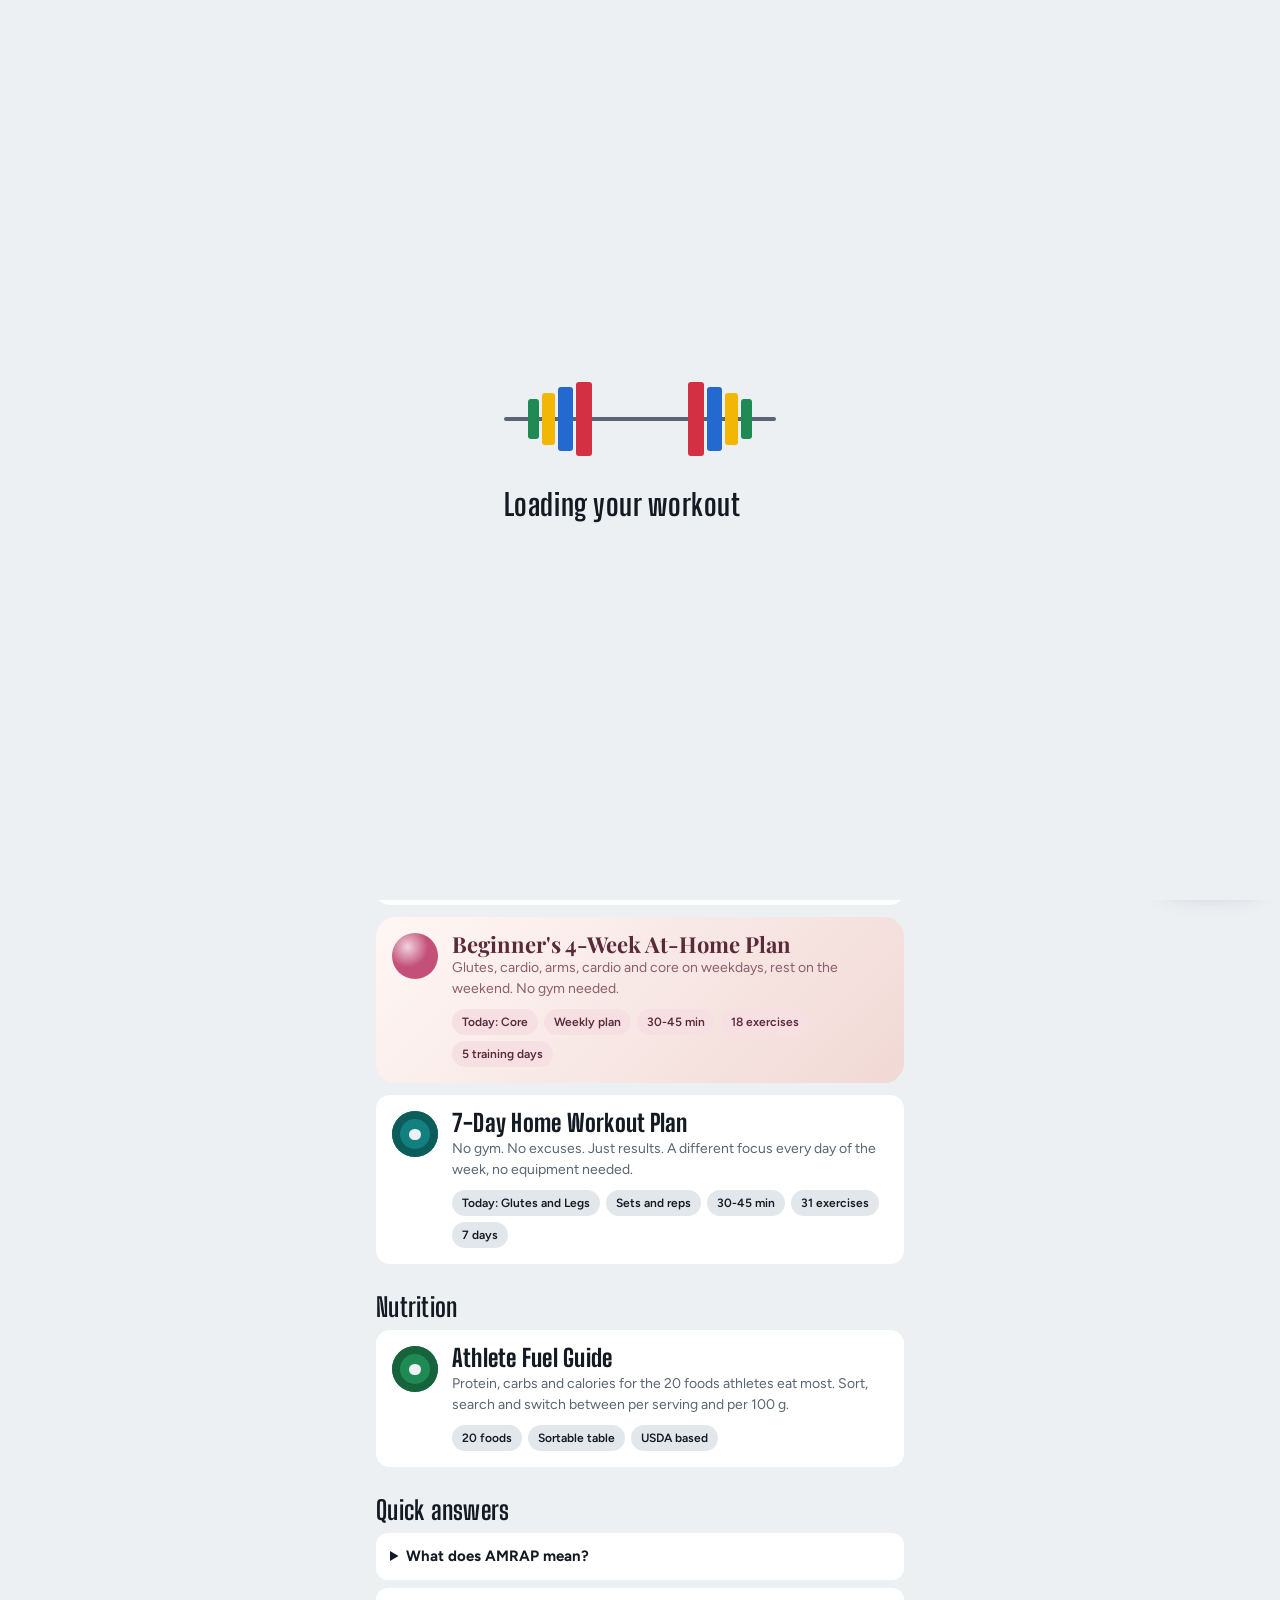
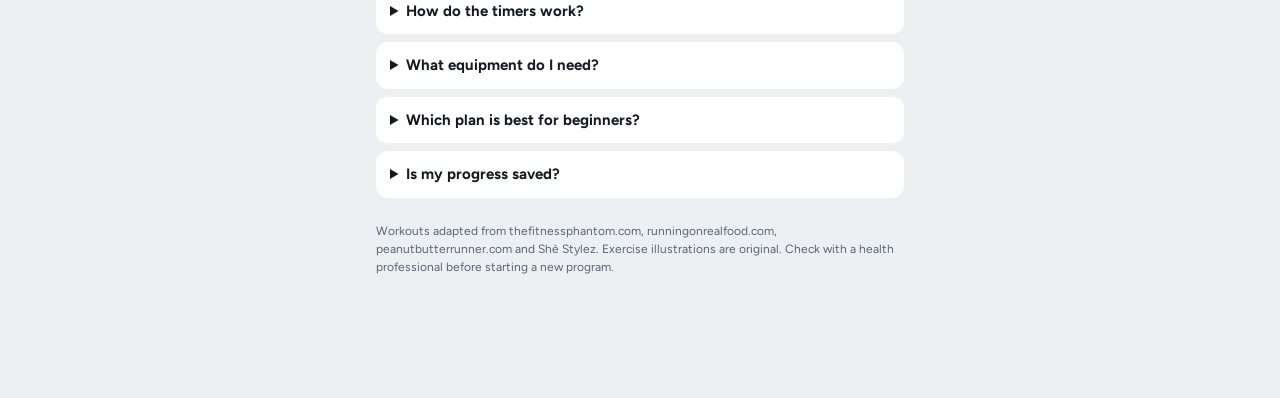
<file: index.html>
<!doctype html>
<html lang="en">
<head>
<meta charset="utf-8">
<meta name="viewport" content="width=device-width, initial-scale=1, viewport-fit=cover, interactive-widget=resizes-content">
<title>FARA GYM Workout Planner</title>
<meta name="description" content="FARA GYM: 5 workout plans with demos, set trackers and timers, an athlete food guide, and an offline Ask AI coach for workout questions.">
<meta name="keywords" content="workout planner, AMRAP workout, 30 minute workout, full body strength workout, 4-3-2-1 workout, beginner at home workout for women, 4 week workout plan, 7 day home workout plan, no equipment workout, workout questions, ask AI fitness coach, glute workout at home, circuit training timer, exercise instructions">
<meta property="og:title" content="FARA GYM Workout Planner">
<meta property="og:description" content="Three ready to run workouts with animated exercise demos, step by step instructions, completion checklists, AMRAP and interval timers.">
<meta property="og:type" content="website">
<link rel="canonical" href="https://fara-gym.vercel.app/">
<meta property="og:url" content="https://fara-gym.vercel.app/">
<meta property="og:image" content="https://fara-gym.vercel.app/icons/icon-512.png">
<meta name="application-name" content="FARA GYM">
<meta name="apple-mobile-web-app-title" content="FARA GYM">
<meta name="apple-mobile-web-app-capable" content="yes">
<meta name="mobile-web-app-capable" content="yes">
<meta name="theme-color" content="#0E1828">
<link rel="apple-touch-icon" sizes="180x180" href="icons/apple-touch-icon.png">
<link rel="icon" type="image/png" sizes="64x64" href="icons/favicon-64.png">
<link rel="icon" type="image/svg+xml" href="icons/icon.svg">
<link rel="manifest" href="manifest.webmanifest">
<script type="application/ld+json">
{
  "@context": "https://schema.org",
  "@graph": [
    {
      "@type": "WebApplication",
      "name": "FARA GYM Workout Planner",
      "applicationCategory": "HealthApplication",
      "operatingSystem": "Any web browser",
      "offers": { "@type": "Offer", "price": "0", "priceCurrency": "CAD" },
      "description": "Workout planner with preset AMRAP, circuit and 4-3-2-1 routines, animated exercise demos, instructions, completion checkboxes and workout timers.",
      "featureList": ["AMRAP countdown timer with round counter", "Guided interval timer with audio cues", "Animated exercise demonstrations", "Step by step exercise instructions", "Completion checklist per exercise", "Rest timers"]
    },
    {
      "@type": "ExercisePlan",
      "name": "AMRAP 30 Muscle Building",
      "exerciseType": "Strength training, AMRAP",
      "activityDuration": "PT30M",
      "activityFrequency": "4 days per week: Monday, Tuesday, Thursday, Saturday",
      "restPeriods": "60 to 90 seconds between rounds"
    },
    {
      "@type": "ExercisePlan",
      "name": "30 Minute Full Body Strength",
      "exerciseType": "Circuit training",
      "activityDuration": "PT30M",
      "repetitions": "3 circuits, 2 rounds each, 60 seconds per exercise",
      "restPeriods": "60 seconds after each round"
    },
    {
      "@type": "ExercisePlan",
      "name": "4-3-2-1 Workout",
      "exerciseType": "Circuit training",
      "activityDuration": "PT23M",
      "repetitions": "2 or 3 rounds of 10 minutes",
      "restPeriods": "1 to 2 minutes between rounds"
    },
    {
      "@type": "ExercisePlan",
      "name": "Beginner's 4-Week At-Home Plan",
      "exerciseType": "Bodyweight strength and cardio",
      "activityDuration": "PT45M",
      "activityFrequency": "5 days per week: glutes, cardio, arms, cardio, core, then 2 rest days",
      "repetitions": "3 rounds on strength days, add a 4th when it gets easy",
      "audience": { "@type": "PeopleAudience", "audienceType": "Beginners training at home" }
    },
    {
      "@type": "ExercisePlan",
      "name": "7-Day Home Workout Plan",
      "exerciseType": "Bodyweight strength, core, cardio and active recovery",
      "activityDuration": "PT45M",
      "activityFrequency": "7 days: upper body, lower body, core, full body circuit, glutes and legs, cardio, active recovery",
      "repetitions": "3 to 4 sets of 10 to 20 reps or 30 to 45 second holds"
    },
    {
      "@type": "FAQPage",
      "mainEntity": [
        { "@type": "Question", "name": "What does AMRAP mean?", "acceptedAnswer": { "@type": "Answer", "text": "AMRAP stands for as many rounds as possible. You repeat the exercise list for a fixed time, here 30 minutes, and count how many full rounds you complete." } },
        { "@type": "Question", "name": "How long are these workouts?", "acceptedAnswer": { "@type": "Answer", "text": "The AMRAP and full body workouts take 30 minutes. The 4-3-2-1 workout takes about 23 minutes for 2 rounds or 35 minutes for 3 rounds, including rest." } },
        { "@type": "Question", "name": "What equipment do I need?", "acceptedAnswer": { "@type": "Answer", "text": "Dumbbells cover most exercises. The AMRAP plan also uses a pull-up bar, dip bars and a cable or resistance band. A kettlebell is used once, and a dumbbell can replace it." } },
        { "@type": "Question", "name": "Which plan is best for beginners?", "acceptedAnswer": { "@type": "Answer", "text": "The Beginner's 4-Week At-Home plan. It uses bodyweight moves, a chair and a wall, with 30 to 45 minute sessions five days a week and two rest days." } },
        { "@type": "Question", "name": "Is my progress saved?", "acceptedAnswer": { "@type": "Answer", "text": "No. Checkboxes, rounds and timers reset when you close or reload the page, so every visit starts fresh." } }
      ]
    }
  ]
}
</script>
<style>
/* Layout: a single phone-width training column. Home lists the plates (workouts); a workout opens into day/circuit tabs with exercise cards; the guided player takes over the screen. */
:root{
  --bg:#EDF0F3; --surface:#FFFFFF; --surface-2:#E2E7EC; --ink:#131A22; --muted:#596574; --line:#CBD3DC; --fig-far:#97A3B0;
  --accent:#F2B705; --accent-ink:#1B1500; --accent-text:#7E5D00;
  --red:#D33143; --blue:#2369D0; --green:#1F8A54; --ok:#1F8A54; --rose:#C4507A; --teal:#11807E;
  --display:"Big Shoulders Display","Arial Narrow",Impact,sans-serif;
  --body:"Figtree",system-ui,-apple-system,"Segoe UI",Roboto,sans-serif;
  --r:14px;
}
@media (prefers-color-scheme: dark){:root:not([data-theme="light"]){
  --bg:#0E1217; --surface:#161C23; --surface-2:#1F2731; --ink:#EDF1F5; --muted:#93A0AD; --line:#2A3440; --fig-far:#566372;
  --accent:#F5C518; --accent-ink:#1B1500; --accent-text:#F5C518;
  --red:#F0566A; --blue:#5B9BF5; --green:#43C182; --ok:#43C182; --rose:#E07A9E; --teal:#33BDB8; color-scheme:dark;
}}
:root[data-theme="dark"]{
  --bg:#0E1217; --surface:#161C23; --surface-2:#1F2731; --ink:#EDF1F5; --muted:#93A0AD; --line:#2A3440; --fig-far:#566372;
  --accent:#F5C518; --accent-ink:#1B1500; --accent-text:#F5C518;
  --red:#F0566A; --blue:#5B9BF5; --green:#43C182; --ok:#43C182; --rose:#E07A9E; --teal:#33BDB8; color-scheme:dark;
}
*{box-sizing:border-box}
[hidden]{display:none!important}
body{background:var(--bg);color:var(--ink);font-family:var(--body);font-size:15px;line-height:1.5;-webkit-font-smoothing:antialiased}
button{font:inherit;color:inherit;cursor:pointer}
button:focus-visible,summary:focus-visible,input:focus-visible+span,a:focus-visible{outline:3px solid var(--accent);outline-offset:2px}
.app{max-width:560px;margin:0 auto;padding-inline:16px;padding-block:12px 110px}
h1,h2,h3{font-family:var(--display);line-height:1.02;margin:0;text-wrap:balance;letter-spacing:.01em}
.num{font-variant-numeric:tabular-nums}
.eyebrow{font-size:12px;font-weight:700;letter-spacing:.12em;text-transform:uppercase;color:var(--muted);margin:0}

/* Loader */
#loader{position:fixed;inset:0;z-index:50;background:var(--bg);display:grid;place-items:center;transition:opacity .35s}
#loader.out{opacity:0;pointer-events:none}
.ld{display:grid;justify-items:center;gap:18px;padding:16px}
.ld svg{width:min(280px,80vw);height:auto}
.ld p{font-family:var(--display);font-size:30px;font-weight:700;margin:0;letter-spacing:.02em}
.ld .bar{stroke:var(--muted);stroke-width:4;stroke-linecap:round}
.ld rect{transform-box:fill-box;transform-origin:center}
.pl1{fill:var(--red)}.pl2{fill:var(--blue)}.pl3{fill:var(--accent)}.pl4{fill:var(--green)}
@keyframes slideL{from{transform:translateX(-90px);opacity:0}to{transform:none;opacity:1}}
@keyframes slideR{from{transform:translateX(90px);opacity:0}to{transform:none;opacity:1}}
.ld .L{animation:slideL .5s cubic-bezier(.2,.8,.2,1) both}.ld .R{animation:slideR .5s cubic-bezier(.2,.8,.2,1) both}
.ld .d1{animation-delay:.15s}.ld .d2{animation-delay:.75s}.ld .d3{animation-delay:1.35s}.ld .d4{animation-delay:1.95s}
.ld .dots::after{content:"";display:inline-block;width:1.2em;text-align:left;animation:dots 1.2s steps(4) infinite}
@keyframes dots{0%{content:""}25%{content:"."}50%{content:".."}75%{content:"..."}}

/* Home */
.top{display:flex;align-items:center;justify-content:space-between;gap:12px;padding-block:6px 14px}
.brand{display:flex;align-items:center;gap:10px}
.brand b{font-family:var(--display);font-size:26px;font-weight:800;letter-spacing:.03em}
.disc{width:28px;height:28px;border-radius:50%;background:var(--plate,var(--accent));box-shadow:inset 0 0 0 5px color-mix(in srgb,var(--plate,var(--accent)) 70%,#000 30%);position:relative;flex:none}
.disc::after{content:"";position:absolute;inset:38%;border-radius:50%;background:var(--bg)}
.date{color:var(--muted);font-weight:600;font-size:13px}
.today{background:var(--ink);color:var(--bg);border-radius:20px;padding:20px;display:grid;gap:12px;margin-bottom:14px;position:relative;overflow:hidden}
.today .eyebrow{color:color-mix(in srgb,var(--bg) 65%,var(--ink))}
.today h2{font-size:38px;font-weight:800}
.today p{margin:0;opacity:.85}
.today .go{justify-self:start}
.today .ring-bg{position:absolute;right:-50px;top:-50px;width:170px;height:170px;border-radius:50%;border:22px solid var(--plate,var(--accent));opacity:.9}
.today .ring-bg::after{content:"";position:absolute;inset:44px;border-radius:50%;border:3px solid var(--bg);opacity:.3}
.btn{display:inline-flex;align-items:center;justify-content:center;gap:8px;border:0;border-radius:999px;padding:12px 20px;font-weight:700;font-size:15px;background:var(--accent);color:var(--accent-ink);min-height:46px}
.btn.ghost{background:transparent;color:var(--ink);box-shadow:inset 0 0 0 1.5px var(--line)}
.btn.small{padding:8px 14px;min-height:38px;font-size:14px}
.week{display:grid;grid-template-columns:repeat(7,1fr);gap:6px;margin-bottom:26px}
.wd{background:var(--surface);border-radius:12px;padding:8px 0 10px;display:grid;justify-items:center;gap:4px;font-size:12px;font-weight:600;color:var(--muted)}
.wd b{font-family:var(--display);font-size:20px;color:var(--ink)}
.wd i{width:8px;height:8px;border-radius:50%;background:transparent}
.wd.on i{background:var(--red)}
.wd.now{box-shadow:inset 0 0 0 2px var(--ink)}
.sec-title{display:flex;align-items:baseline;justify-content:space-between;margin:0 0 10px}
.sec-title h2{font-size:26px}
.lib{display:grid;gap:12px;margin-bottom:30px}
.wcard{display:grid;grid-template-columns:auto 1fr;gap:14px;align-items:start;background:var(--surface);border-radius:var(--r);padding:16px;border:0;text-align:left;width:100%}
.wcard .disc{width:46px;height:46px;box-shadow:inset 0 0 0 8px color-mix(in srgb,var(--plate) 72%,#000 28%)}
.wcard h3{font-size:24px;font-weight:800;margin-bottom:2px}
.wcard p{margin:0;color:var(--muted);font-size:14px}
.chips{display:flex;flex-wrap:wrap;gap:6px;margin-top:10px}
.chip{font-size:12px;font-weight:600;padding:4px 10px;border-radius:999px;background:var(--surface-2);color:var(--ink)}
.faq{display:grid;gap:8px;margin-bottom:24px}
.faq details{background:var(--surface);border-radius:12px;padding:12px 14px}
.faq summary{font-weight:700;cursor:pointer}
.faq p{margin:8px 0 0;color:var(--muted);max-width:65ch}
.credit{font-size:12px;color:var(--muted);max-width:65ch}

/* Workout view */
.bar-top{display:flex;align-items:center;gap:10px;padding-block:4px 12px;position:sticky;top:env(safe-area-inset-top,0px);background:var(--bg);z-index:5}
.icon-btn{width:42px;height:42px;border-radius:50%;border:0;background:var(--surface);display:grid;place-items:center;flex:none}
.icon-btn svg{width:20px;height:20px;stroke:currentColor;fill:none;stroke-width:2.2;stroke-linecap:round;stroke-linejoin:round}
.bar-top .t{font-weight:700;font-size:15px;min-width:0;overflow:hidden;text-overflow:ellipsis;white-space:nowrap}
.hero{display:grid;gap:10px;margin-bottom:16px}
.hero-row{display:flex;gap:14px;align-items:center}
.hero .disc{width:56px;height:56px;box-shadow:inset 0 0 0 10px color-mix(in srgb,var(--plate) 72%,#000 28%)}
.hero h1{font-size:40px;font-weight:800}
.hero p{margin:0;color:var(--muted);max-width:65ch}
.opts{display:grid;gap:10px;background:var(--surface);border-radius:var(--r);padding:14px}
.opt-row{display:flex;align-items:center;justify-content:space-between;gap:10px;flex-wrap:wrap}
.opt-row span{font-weight:600;font-size:14px}
.seg{display:inline-flex;background:var(--surface-2);border-radius:999px;padding:3px}
.seg button{border:0;background:transparent;border-radius:999px;padding:6px 12px;font-weight:700;font-size:13px;color:var(--muted)}
.seg button[aria-pressed="true"]{background:var(--ink);color:var(--bg)}
.tabs{display:flex;gap:8px;overflow-x:auto;padding-bottom:4px;margin-bottom:14px;scrollbar-width:none}
.tabs::-webkit-scrollbar{display:none}
.tab{flex:none;border:0;border-radius:12px;padding:8px 14px;background:var(--surface);font-weight:700;display:grid;text-align:left;line-height:1.2}
.tab small{font-weight:600;color:var(--muted);font-size:11px}
.tab[aria-selected="true"]{background:var(--plate);color:#fff}
.tab[aria-selected="true"] small{color:rgba(255,255,255,.85)}
.sec-head{display:grid;gap:4px;margin-bottom:12px}
.sec-head h2{font-size:30px;font-weight:800}
.sec-head p{margin:0;color:var(--muted);font-size:14px}
.progress{height:8px;border-radius:99px;background:var(--surface-2);overflow:hidden;margin-top:6px}
.progress i{display:block;height:100%;background:var(--plate);border-radius:99px;transition:width .3s}
.prog-label{font-size:12px;color:var(--muted);font-weight:600}

/* AMRAP panel */
.amrap{background:var(--ink);color:var(--bg);border-radius:20px;padding:16px;display:grid;gap:12px;margin-bottom:14px;position:sticky;top:calc(env(safe-area-inset-top,0px) + 58px);z-index:4}
.amrap .clockrow{display:flex;align-items:center;justify-content:space-between;gap:12px}
.amrap .clock{font-family:var(--display);font-weight:800;font-size:64px;line-height:.9;font-variant-numeric:tabular-nums}
.amrap .lbl{font-size:11px;font-weight:700;letter-spacing:.12em;text-transform:uppercase;opacity:.7}
.amrap .rounds{text-align:right}
.amrap .rounds b{font-family:var(--display);font-size:44px;font-weight:800;line-height:.9;display:block}
.amrap .ctrls{display:flex;gap:8px;flex-wrap:wrap;align-items:center}
.amrap .btn.ghost{color:var(--bg);box-shadow:inset 0 0 0 1.5px color-mix(in srgb,var(--bg) 35%,transparent)}
.amrap .rest{display:flex;gap:8px;align-items:center;flex-wrap:wrap;border-top:1px solid color-mix(in srgb,var(--bg) 18%,transparent);padding-top:10px;font-size:13px;font-weight:600}
.amrap .rest .resttime{font-family:var(--display);font-size:28px;font-weight:800;color:var(--accent);margin-left:auto;font-variant-numeric:tabular-nums}
.pm{width:34px;height:34px;border-radius:50%;border:0;background:color-mix(in srgb,var(--bg) 14%,transparent);color:var(--bg);font-weight:800;font-size:18px}
.amrap.resting{box-shadow:0 0 0 3px var(--accent)}

/* Exercise card */
.list{display:grid;gap:10px}
.ex{background:var(--surface);border-radius:var(--r);padding:12px;display:grid;grid-template-columns:108px 1fr;gap:4px 14px;transition:opacity .2s}
.ex-fig{grid-row:span 1;background:var(--surface-2);border-radius:10px;aspect-ratio:1;max-width:100%;display:grid;place-items:center;overflow:hidden}
.ex-fig svg{width:100%;height:100%}
.ex-main{min-width:0;display:grid;gap:2px;align-content:start}
.ex-n{font-size:12px;font-weight:700;color:var(--muted);letter-spacing:.08em}
.ex h3{font-size:23px;font-weight:800}
.ex-target{margin:0;font-weight:700;color:var(--ink);font-size:14px}
.ex-mus{margin:0;color:var(--muted);font-size:13px}
.ex-actions{display:flex;gap:8px;align-items:center;flex-wrap:wrap;margin-top:8px}
.ex-how{grid-column:1/-1;border-top:1px solid var(--line);margin-top:10px;padding-top:8px}
.ex-how summary{font-weight:700;font-size:14px;cursor:pointer;color:var(--accent-text);list-style:none;display:flex;align-items:center;gap:6px}
.ex-how summary::-webkit-details-marker{display:none}
.ex-how summary::before{content:"+";font-size:18px;width:16px}
.ex-how[open] summary::before{content:"-"}
.ex-how ol{margin:8px 0 6px;padding-left:20px;display:grid;gap:4px;max-width:65ch}
.ex-how p{margin:4px 0 0;font-size:13px;color:var(--muted);max-width:65ch}
.ex-how p b{color:var(--ink)}
.ex.done{opacity:.62}
.ex.done h3{text-decoration:line-through;text-decoration-thickness:2px}
.check{display:inline-flex;align-items:center;gap:8px;cursor:pointer;user-select:none;font-weight:700;font-size:14px}
.check input{position:absolute;opacity:0;width:1px;height:1px}
.check span{display:inline-flex;align-items:center;gap:8px}
.check span::before{content:"";width:26px;height:26px;border-radius:8px;box-shadow:inset 0 0 0 2px var(--line);background:var(--surface) center/16px no-repeat;transition:background-color .15s}
.check input:checked+span::before{background-color:var(--ok);box-shadow:none;background-image:url("data:image/svg+xml,%3Csvg xmlns='http://www.w3.org/2000/svg' viewBox='0 0 16 16'%3E%3Cpath d='M3 8.5l3.2 3L13 4.5' fill='none' stroke='white' stroke-width='2.4' stroke-linecap='round' stroke-linejoin='round'/%3E%3C/svg%3E")}
.ctimer{--pct:0;border:0;border-radius:999px;padding:7px 12px 7px 8px;font-weight:700;font-size:14px;display:inline-flex;align-items:center;gap:8px;background:var(--surface-2)}
.ctimer i{width:22px;height:22px;border-radius:50%;background:conic-gradient(var(--plate) calc(var(--pct)*1%),color-mix(in srgb,var(--muted) 30%,transparent) 0);display:block;position:relative}
.ctimer i::after{content:"";position:absolute;inset:4px;border-radius:50%;background:var(--surface-2)}
.ctimer.run{background:var(--ink);color:var(--bg)}
.ctimer.run i::after{background:var(--ink)}
.start-row{display:flex;gap:10px;flex-wrap:wrap;align-items:center}

/* Player */
#player{position:fixed;inset:0;z-index:30;background:var(--bg);overflow-y:auto;padding-top:env(safe-area-inset-top,0px);padding-bottom:env(safe-area-inset-bottom,0px)}
.pl{max-width:560px;margin:0 auto;padding-inline:16px;padding-block:12px 24px;display:grid;gap:12px;min-height:100%}
.pl-top{display:flex;align-items:center;gap:10px}
.pl-top .t{flex:1;min-width:0;font-weight:700;font-size:14px;overflow:hidden;text-overflow:ellipsis;white-space:nowrap}
.pl-bar{height:6px;border-radius:9px;background:var(--surface-2);overflow:hidden}
.pl-bar i{display:block;height:100%;background:var(--plate);transition:width .3s}
.pl-kind{display:inline-block;justify-self:start;font-size:12px;font-weight:800;letter-spacing:.14em;text-transform:uppercase;padding:5px 12px;border-radius:999px;background:var(--plate);color:#fff}
.pl-kind.rest{background:var(--accent);color:var(--accent-ink)}
.pl-kind.ready{background:var(--ink);color:var(--bg)}
.pl-stage{display:grid;grid-template-columns:1fr;gap:12px;justify-items:center;text-align:center}
.pl-fig{width:min(240px,62vw);aspect-ratio:1;max-width:100%;background:var(--surface);border-radius:24px;overflow:hidden}
.pl-fig svg{width:100%;height:100%}
.pl h2{font-size:38px;font-weight:800}
.pl .ctx{margin:0;color:var(--muted);font-weight:600;font-size:14px}
.pl .cue{margin:0;max-width:40ch;font-size:14px}
.ring{position:relative;width:min(200px,55vw);aspect-ratio:1;max-width:100%}
.ring svg{width:100%;height:100%;transform:rotate(-90deg)}
.ring .trk{stroke:var(--surface-2);fill:none;stroke-width:9}
.ring .val{stroke:var(--plate);fill:none;stroke-width:9;stroke-linecap:round;transition:stroke-dashoffset .25s linear}
.ring.rest .val{stroke:var(--accent)}
.ring b{position:absolute;inset:0;display:grid;place-items:center;font-family:var(--display);font-weight:800;font-size:64px;font-variant-numeric:tabular-nums}
.pl-next{margin:0;color:var(--muted);font-size:14px}
.pl-next b{color:var(--ink)}
.pl-ctrl{display:flex;justify-content:center;align-items:center;gap:18px;margin-top:4px}
.pl-ctrl .icon-btn{width:52px;height:52px}
.pl-ctrl .main{width:76px;height:76px;background:var(--ink);color:var(--bg)}
.pl-ctrl .main svg{width:28px;height:28px}
.done-card{display:grid;gap:14px;justify-items:center;text-align:center;padding-block:40px}
.done-card h2{font-size:48px}
.stats{display:flex;gap:10px;flex-wrap:wrap;justify-content:center}
.stat{background:var(--surface);border-radius:14px;padding:12px 18px;display:grid;min-width:110px}
.stat b{font-family:var(--display);font-size:34px;font-weight:800;font-variant-numeric:tabular-nums}
.stat span{font-size:12px;color:var(--muted);font-weight:600}
.toast{position:fixed;left:50%;bottom:calc(82px + env(safe-area-inset-bottom,0px));transform:translateX(-50%);background:var(--ink);color:var(--bg);padding:10px 18px;border-radius:999px;font-weight:700;font-size:14px;z-index:60;max-width:calc(100% - 32px);text-align:center}

/* Figures */
.fig .limb{stroke:var(--ink);stroke-width:3.6;stroke-linecap:round}
.fig .far{stroke:var(--fig-far)}
.fig .head{fill:var(--ink)}
.fig .metal{stroke:var(--muted);stroke-width:2.2;stroke-linecap:round;fill:none}
.fig .metal-f{fill:var(--muted)}
.fig .plate{fill:var(--plate,var(--accent))}
.fig .ground{stroke:var(--line);stroke-width:1.6}
/* Her theme: blush marble, rose, serif display. Scoped to .her (body on the plan screen, its card on home). */
.her{
  --bg:#F6E6E3; --surface:#FFF7F5; --surface-2:#F1D9D5; --ink:#5A2A3A; --muted:#8C5E6B; --line:#E6C3BE; --fig-far:#C9A0A8;
  --accent:#C4507A; --accent-ink:#FFFFFF; --accent-text:#A43A62; --ok:#B8476F; --rose:#C4507A; --glow:#FBD3D9;
  --display:"Playfair Display",Georgia,"Times New Roman",serif; --r:20px;
  --veins:url("data:image/svg+xml,%3Csvg xmlns='http://www.w3.org/2000/svg' width='420' height='640' viewBox='0 0 420 640'%3E%3Cg fill='none' stroke='%23ffffff' stroke-opacity='.8' stroke-width='1.3'%3E%3Cpath d='M-10 80 C80 120 120 60 210 130 S330 210 430 170'/%3E%3Cpath d='M-10 330 C60 300 140 380 220 340 S340 280 430 330' stroke-width='.8'/%3E%3Cpath d='M60 -10 C90 120 40 220 120 320 S170 520 140 650' stroke-width='.7'/%3E%3C/g%3E%3Cpath d='M300 -10 C280 140 360 240 320 380 S260 560 300 650' fill='none' stroke='%23C98B7B' stroke-opacity='.35' stroke-width='1'/%3E%3C/svg%3E");
}
@media (prefers-color-scheme: dark){:root:not([data-theme="light"]) .her{
  --bg:#1D1317; --surface:#2A1B21; --surface-2:#36242C; --ink:#F7E4E8; --muted:#C79CA8; --line:#4B3139; --fig-far:#7A5662;
  --accent:#E88AA5; --accent-ink:#2A0F18; --accent-text:#F0A3B8; --ok:#E07A9E; --rose:#E07A9E; --glow:#3A1F2A;
  --veins:url("data:image/svg+xml,%3Csvg xmlns='http://www.w3.org/2000/svg' width='420' height='640' viewBox='0 0 420 640'%3E%3Cg fill='none' stroke='%23ffffff' stroke-opacity='.06' stroke-width='1.3'%3E%3Cpath d='M-10 80 C80 120 120 60 210 130 S330 210 430 170'/%3E%3Cpath d='M-10 330 C60 300 140 380 220 340 S340 280 430 330'/%3E%3Cpath d='M60 -10 C90 120 40 220 120 320 S170 520 140 650'/%3E%3C/g%3E%3C/svg%3E");
  color-scheme:dark;
}}
:root[data-theme="dark"] .her{
  --bg:#1D1317; --surface:#2A1B21; --surface-2:#36242C; --ink:#F7E4E8; --muted:#C79CA8; --line:#4B3139; --fig-far:#7A5662;
  --accent:#E88AA5; --accent-ink:#2A0F18; --accent-text:#F0A3B8; --ok:#E07A9E; --rose:#E07A9E; --glow:#3A1F2A;
  --veins:url("data:image/svg+xml,%3Csvg xmlns='http://www.w3.org/2000/svg' width='420' height='640' viewBox='0 0 420 640'%3E%3Cg fill='none' stroke='%23ffffff' stroke-opacity='.06' stroke-width='1.3'%3E%3Cpath d='M-10 80 C80 120 120 60 210 130 S330 210 430 170'/%3E%3Cpath d='M-10 330 C60 300 140 380 220 340 S340 280 430 330'/%3E%3Cpath d='M60 -10 C90 120 40 220 120 320 S170 520 140 650'/%3E%3C/g%3E%3C/svg%3E");
  color-scheme:dark;
}
body.her{background-color:var(--bg);background-image:var(--veins),radial-gradient(circle at 12% 6%,var(--glow),transparent 42%),radial-gradient(circle at 92% 62%,var(--glow),transparent 38%);background-size:420px 640px,auto,auto;background-attachment:fixed}
.her h1,.her h2,.her h3{letter-spacing:0;font-weight:700}
.her .hero h1{font-size:34px}
.her .sec-head h2{font-size:34px}
.her .ex h3{font-size:21px}
.her .amrap .clock{font-size:52px}
.her .disc,.wcard.her .disc,.her .hero .disc{box-shadow:none;background:radial-gradient(circle at 34% 30%,rgba(255,255,255,.75),transparent 46%),var(--plate)}
.her .disc::after{display:none}
.her .tab{border-radius:999px;padding-inline:16px}
.her .bar-top{background:color-mix(in srgb,var(--bg) 78%,transparent);-webkit-backdrop-filter:blur(10px);backdrop-filter:blur(10px)}
.her .ex-fig{background:linear-gradient(160deg,var(--surface-2),var(--surface))}
.wcard.her{background:linear-gradient(135deg,var(--surface),var(--surface-2));color:var(--ink)}
.wcard.her h3{font-size:22px}
.wcard.her .chip{background:color-mix(in srgb,var(--rose) 14%,var(--surface))}
.tips{background:var(--surface-2);border-radius:12px;padding:12px 14px}
.tips ul{margin:6px 0 0;padding-left:18px;display:grid;gap:2px;font-weight:600}
.restday{background:var(--surface);border-radius:var(--r);padding:24px;display:grid;gap:10px;justify-items:start}
.restday h3{font-size:30px}
.restday p{margin:0;color:var(--muted);max-width:65ch}
.restday ul{margin:0;padding-left:18px;font-weight:600}
.fig .hair{fill:var(--ink)}
/* Ask AI */
.sr{position:absolute;width:1px;height:1px;overflow:hidden;clip:rect(0 0 0 0)}
.ai-fab{position:fixed;right:16px;bottom:calc(18px + env(safe-area-inset-bottom,0px));z-index:20;display:inline-flex;align-items:center;gap:8px;border:0;border-radius:999px;padding:12px 18px 12px 14px;font-weight:800;font-size:15px;background:var(--ink);color:var(--bg);box-shadow:0 8px 24px rgba(10,18,30,.28)}
.ai-fab svg{width:20px;height:20px;fill:var(--accent)}
.ai{position:fixed;inset:0;z-index:40;background:rgba(8,12,18,.45);display:flex;align-items:flex-end;justify-content:center}
.ai-panel{width:100%;max-width:560px;height:min(86%,720px);background:var(--bg);color:var(--ink);border-radius:22px 22px 0 0;display:flex;flex-direction:column;padding-bottom:env(safe-area-inset-bottom,0px);box-shadow:0 -10px 40px rgba(0,0,0,.25)}
.ai-head{display:flex;align-items:center;gap:12px;padding:16px 16px 12px;border-bottom:1px solid var(--line)}
.ai-head b{display:block;font-family:var(--display);font-size:24px;font-weight:800;line-height:1}
.ai-head small{color:var(--muted);font-weight:600;font-size:12px}
.ai-badge{width:40px;height:40px;border-radius:12px;background:var(--ink);display:grid;place-items:center;flex:none}
.ai-badge svg{width:22px;height:22px;fill:var(--accent)}
.ai-log{flex:1;overflow-y:auto;padding:16px;display:flex;flex-direction:column;gap:10px}
.msg{max-width:88%;border-radius:16px;padding:10px 14px;font-size:15px;line-height:1.5}
.msg p{margin:0}
.msg.me{align-self:flex-end;background:var(--ink);color:var(--bg);border-bottom-right-radius:4px}
.msg.bot{align-self:flex-start;background:var(--surface);border-bottom-left-radius:4px;display:grid;gap:10px;justify-items:start}
.rel{display:flex;flex-wrap:wrap;gap:6px}
.rel span{width:100%;font-size:11px;font-weight:800;letter-spacing:.1em;text-transform:uppercase;color:var(--muted)}
.qchip{border:0;border-radius:999px;padding:7px 12px;font-size:13px;font-weight:600;background:var(--surface-2);text-align:left}
.typing{display:flex;gap:4px;padding:14px}
.typing i{width:7px;height:7px;border-radius:50%;background:var(--muted);animation:blink 1s infinite}
.typing i:nth-child(2){animation-delay:.15s}.typing i:nth-child(3){animation-delay:.3s}
@keyframes blink{0%,80%,100%{opacity:.25}40%{opacity:1}}
.ai-form{display:flex;gap:8px;padding:12px 16px 16px;border-top:1px solid var(--line)}
.ai-form input{flex:1;min-width:0;border:1.5px solid var(--line);background:var(--surface);color:var(--ink);border-radius:999px;padding:10px 16px;font:inherit;font-size:16px}
.ai-form input:focus{outline:none;border-color:var(--accent)}
.ai.kb{align-items:flex-start}
.ai.kb .ai-panel{height:100%;max-height:100%;border-radius:0 0 22px 22px}
@media (max-width:700px){.ai.kb .ai-panel{height:min(100%,58vh)}}
.ai-form{padding-bottom:22px}
.msg .mut{color:var(--muted);font-size:13px}
.msg.bot p b{font-weight:700}
/* Fuel guide */
.wcard.fuel .disc{box-shadow:inset 0 0 0 8px color-mix(in srgb,var(--plate) 72%,#000 28%)}
.f-search input{width:100%;border:1.5px solid var(--line);background:var(--bg);color:var(--ink);border-radius:12px;padding:10px 14px;font:inherit;font-size:16px}
.f-search input:focus{outline:none;border-color:var(--accent)}
.chip.f-cat{border:0;cursor:pointer;padding:6px 12px}
.chip.f-cat.on{background:var(--ink);color:var(--bg)}
.f-wrap{overflow-x:auto;background:var(--surface);border-radius:var(--r)}
.ftable{width:100%;border-collapse:collapse;font-variant-numeric:tabular-nums;font-size:14px}
.ftable th{position:sticky;top:0;background:var(--surface);text-align:left;padding:0;border-bottom:2px solid var(--line)}
.ftable th.num{text-align:right}
.ftable th button{border:0;background:none;padding:12px 10px;font-weight:800;font-size:13px;width:100%;text-align:inherit;display:block;line-height:1.2}
.ftable th button small{display:block;font-weight:600;color:var(--muted);font-size:11px}
.ftable th button[aria-sort="ascending"],.ftable th button[aria-sort="descending"]{color:var(--accent-text)}
.ftable td{padding:10px;border-bottom:1px solid var(--line);vertical-align:top}
.ftable tr:last-child td{border-bottom:0}
.ftable td.num{text-align:right;white-space:nowrap}
.f-name{min-width:130px}
.f-name small{display:block;color:var(--muted);font-size:12px;margin-top:2px}
.f-p i{display:block;height:4px;border-radius:4px;background:var(--green);margin:6px 0 0 auto;max-width:56px}
.f-empty{text-align:center;color:var(--muted);padding:24px}
.logo{width:34px;height:34px;border-radius:9px;flex:none;display:block}
.setrow{display:flex;gap:6px;flex-wrap:wrap;margin-top:8px}
.setp{width:36px;height:36px;border-radius:50%;border:0;background:var(--surface-2);font-weight:800;font-size:14px;font-variant-numeric:tabular-nums;transition:background-color .15s}
.setp.on{background:var(--plate);color:#fff}
@media (prefers-reduced-motion: reduce){.ld .L,.ld .R,.ld .dots::after{animation:none}#loader{transition:none}}
@media (min-width:480px){.ex{grid-template-columns:128px 1fr}}
</style>

<style>@font-face{font-family:'Big Shoulders Display';font-style:normal;font-weight:600;font-display:swap;src:url(fonts/big-shoulders-display-latin-600-normal.woff2) format('woff2')}@font-face{font-family:'Big Shoulders Display';font-style:normal;font-weight:700;font-display:swap;src:url(fonts/big-shoulders-display-latin-700-normal.woff2) format('woff2')}@font-face{font-family:'Big Shoulders Display';font-style:normal;font-weight:800;font-display:swap;src:url(fonts/big-shoulders-display-latin-800-normal.woff2) format('woff2')}@font-face{font-family:'Playfair Display';font-style:normal;font-weight:600;font-display:swap;src:url(fonts/playfair-display-latin-600-normal.woff2) format('woff2')}@font-face{font-family:'Playfair Display';font-style:normal;font-weight:700;font-display:swap;src:url(fonts/playfair-display-latin-700-normal.woff2) format('woff2')}@font-face{font-family:'Playfair Display';font-style:normal;font-weight:800;font-display:swap;src:url(fonts/playfair-display-latin-800-normal.woff2) format('woff2')}@font-face{font-family:'Figtree';font-style:normal;font-weight:400;font-display:swap;src:url(fonts/figtree-latin-400-normal.woff2) format('woff2')}@font-face{font-family:'Figtree';font-style:normal;font-weight:500;font-display:swap;src:url(fonts/figtree-latin-500-normal.woff2) format('woff2')}@font-face{font-family:'Figtree';font-style:normal;font-weight:600;font-display:swap;src:url(fonts/figtree-latin-600-normal.woff2) format('woff2')}@font-face{font-family:'Figtree';font-style:normal;font-weight:700;font-display:swap;src:url(fonts/figtree-latin-700-normal.woff2) format('woff2')}html{-webkit-text-size-adjust:100%}:root{padding-top:env(safe-area-inset-top,0px);padding-bottom:env(safe-area-inset-bottom,0px)}body{margin:0}img{max-width:100%}</style>
</head>
<body>
<div id="loader" role="status" aria-live="polite">
  <div class="ld">
    <svg viewBox="0 0 280 90" aria-hidden="true">
      <line class="bar" x1="6" y1="45" x2="274" y2="45"/>
      <rect class="bar" x="96" y="36" width="0" height="18"/>
      <rect class="L d1 pl1" x="76" y="8" width="16" height="74" rx="3"/>
      <rect class="R d1 pl1" x="188" y="8" width="16" height="74" rx="3"/>
      <rect class="L d2 pl2" x="58" y="13" width="15" height="64" rx="3"/>
      <rect class="R d2 pl2" x="207" y="13" width="15" height="64" rx="3"/>
      <rect class="L d3 pl3" x="42" y="19" width="13" height="52" rx="3"/>
      <rect class="R d3 pl3" x="225" y="19" width="13" height="52" rx="3"/>
      <rect class="L d4 pl4" x="28" y="25" width="11" height="40" rx="3"/>
      <rect class="R d4 pl4" x="241" y="25" width="11" height="40" rx="3"/>
    </svg>
    <p><span class="dots">Loading your workout</span></p>
  </div>
</div>

<main class="app" id="app" aria-live="off"></main>
<div id="player" hidden></div>
<div class="toast" id="toast" hidden></div>
<button class="ai-fab" id="ai-fab" data-act="ai-open" aria-label="Ask AI, offline workout coach"><svg viewBox="0 0 24 24" aria-hidden="true"><path d="M12 2l1.8 5.2L19 9l-5.2 1.8L12 16l-1.8-5.2L5 9l5.2-1.8z"/><path d="M19 15l.9 2.1L22 18l-2.1.9L19 21l-.9-2.1L16 18l2.1-.9z"/></svg>Ask AI</button>
<div id="ai" class="ai" role="dialog" aria-modal="true" aria-labelledby="ai-title" hidden>
  <div class="ai-panel">
    <div class="ai-head"><span class="ai-badge" aria-hidden="true"><svg viewBox="0 0 24 24"><path d="M12 2l1.8 5.2L19 9l-5.2 1.8L12 16l-1.8-5.2L5 9l5.2-1.8z"/></svg></span><div style="min-width:0;flex:1"><b id="ai-title">Ask FARA AI</b><small>Works offline. Exercises, plans, food and 50 FAQs.</small></div><button class="icon-btn" data-act="ai-close" aria-label="Close Ask AI"><svg viewBox="0 0 24 24"><path d="M6 6l12 12M18 6L6 18"/></svg></button></div>
    <div class="ai-log" id="ai-log" aria-live="polite"></div>
    <form class="ai-form" id="ai-form" autocomplete="off"><label for="ai-in" class="sr">Your question</label><input id="ai-in" type="text" placeholder="Ask about sets, rest, soreness, food..." maxlength="200"><button class="btn small" type="submit">Ask</button></form>
  </div>
</div>

<script>
(function(){
"use strict";
var LOGO="[data-uri]";
var reduceMotion=false;try{reduceMotion=matchMedia("(prefers-reduced-motion: reduce)").matches}catch(e){}

/* ---------- Pose helpers: joints h n p k1 f1 k2 f2 e1 w1 e2 w2 (x,y pairs) ---------- */
var J={h:0,n:1,p:2,k1:3,f1:4,k2:5,f2:6,e1:7,w1:8,e2:9,w2:10};
function pose(base,o){var a=base.slice();for(var k in o){a[J[k]*2]=o[k][0];a[J[k]*2+1]=o[k][1];}return a;}
var ST=[60,13,60,24,60,53,61,73,60,93,59,73,58,93,61,38,62,52,59,38,58,52];
var FRONT=[60,13,60,24,60,53,55,73,54,93,65,73,66,93,52,38,50,52,68,38,70,52];
var SQ=[63,35,60,45,44,70,66,72,58,93,64,73,56,93,68,58,69,48,66,58,68,48];
var PLANK=[92,63,82,68,50,78,34,85,18,92,34,85,18,92,83,80,84,92,81,80,82,92];
var PDOWN=pose(PLANK,{h:[93,80],n:[82,83],p:[50,86],k1:[34,89],k2:[34,89],e1:[72,78],e2:[70,78]});
var HB=[88,34,78,40,50,52,54,72,52,93,52,72,50,93,78,55,78,70,76,55,76,70];
var LUNGE=[58,30,58,40,56,66,74,70,76,93,50,88,36,92,59,53,60,66,57,53,56,66];
var LIEB=[18,86,28,88,56,88,70,70,80,93,68,70,78,93,36,90,38,78,34,90,36,78];
var PRESS=pose(ST,{e1:[61,11],w1:[61,-2],e2:[59,11],w2:[59,-2]});
var CURL=pose(ST,{w1:[69,30],w2:[67,30]});
var JUMP=[60,4,60,15,59,44,60,64,58,84,58,64,56,84,57,29,54,43,55,29,52,43];
var SQHANDS=[72,52,66,58,46,70,64,66,54,93,62,66,52,93,72,76,74,92,70,76,72,92];
var SIDEPL=[90,57,80,62,52,76,34,84,16,91,34,82,16,88,80,92,94,92,70,72,56,76];

/* ---------- Exercise library (add new exercises here) ---------- */
var EX={
 pullup:{name:"Pull-Up",muscles:"Lats, upper back, biceps",equip:"Pull-up bar",gear:"pullbar",
  poses:[[60,33,60,42,60,68,57,80,56,92,63,80,64,92,46,28,44,13,74,28,76,13],[60,6,60,16,60,42,56,56,54,68,64,56,66,68,40,18,44,13,80,18,76,13]],
  steps:["Grip the bar slightly wider than your shoulders, palms facing away.","Hang with straight arms, shoulders pulled down away from your ears.","Drive your elbows down and pull until your chin clears the bar.","Lower under control to a full hang before the next rep."],
  tip:"Short of 8 reps? Use a resistance band or do slow lowering reps."},
 goblet:{name:"Goblet Squat",muscles:"Quads, glutes, core",equip:"One dumbbell",gear:"db1v",
  poses:[pose(ST,{e1:[63,40],w1:[66,30],e2:[61,40],w2:[65,30]}),SQ],
  steps:["Hold one dumbbell upright against your chest, elbows tucked.","Stand with feet shoulder width apart, toes turned out slightly.","Sit down between your heels with your chest up until your thighs pass parallel.","Push through your whole foot to stand tall."],
  tip:"Let your elbows track inside your knees at the bottom."},
 pushup:{name:"Push-Up",muscles:"Chest, shoulders, triceps",equip:"None",gear:"",
  poses:[PLANK,PDOWN],
  steps:["Place your hands under your shoulders, body in one straight line from head to heels.","Brace your core and squeeze your glutes.","Lower until your chest is a fist above the floor, elbows about 45 degrees from your body.","Press the floor away to return to the top."],
  tip:"Drop to your knees to finish the set with clean form."},
 curl:{name:"Bicep Curl",muscles:"Biceps, forearms",equip:"Dumbbells",gear:"db2",
  poses:[ST,CURL],
  steps:["Stand tall with dumbbells at your sides, palms facing forward.","Pin your elbows to your ribs.","Curl the weights up to shoulder height without swinging.","Lower slowly, taking about 2 seconds."],
  tip:"If you need to swing, the weight is too heavy."},
 pressdown:{name:"Triceps Pressdown",muscles:"Triceps",equip:"Cable with rope or bar, or a resistance band",gear:"cable",
  poses:[pose(ST,{h:[61,14],n:[60,25],e1:[60,39],w1:[70,36],e2:[58,39],w2:[68,36]}),pose(ST,{h:[61,14],n:[60,25],e1:[60,39],w1:[64,54],e2:[58,39],w2:[62,54]})],
  steps:["Face the cable and grip the attachment, elbows tucked at your sides.","Lean forward slightly and brace your core.","Press down until your arms are fully straight.","Let the handle rise back to chest height while your elbows stay still."],
  tip:"Training at home? Anchor a band high on a door."},
 row:{name:"Dumbbell Row",muscles:"Upper back, lats, rear shoulders",equip:"Dumbbells",gear:"db2",
  poses:[HB,pose(HB,{e1:[64,38],w1:[66,54],e2:[62,38],w2:[64,54]})],
  steps:["Hinge at the hips with a flat back, dumbbells hanging under your shoulders.","Pull the weights toward your hips, driving your elbows back.","Squeeze your shoulder blades together at the top.","Lower with control until your arms are straight."],
  tip:"Keep your neck in line with your spine and your eyes on the floor ahead."},
 lunge:{name:"Lunge",muscles:"Quads, glutes, hamstrings",equip:"None, dumbbells optional",gear:"",
  poses:[ST,LUNGE],
  steps:["Stand tall with feet hip width apart.","Step forward and lower until both knees bend to about 90 degrees.","Keep your front knee over your ankle and your torso upright.","Push off the front foot to return, then switch legs."],
  tip:"Reps are per leg, so finish every rep on both sides."},
 dips:{name:"Bar Dip",muscles:"Chest, triceps, front shoulders",equip:"Parallel dip bars",gear:"dips",
  poses:[[60,14,60,25,59,54,53,68,61,80,52,68,60,80,60,37,61,48,59,37,59,48],[64,30,62,40,57,68,51,82,59,90,50,82,58,90,45,35,61,48,44,36,59,48]],
  steps:["Support yourself on the bars with straight arms.","Lean slightly forward and lower until your upper arms are about parallel to the floor.","Keep your shoulders down, away from your ears.","Press back up to straight arms."],
  tip:"Use a band or do bench dips if full dips are too hard for now."},
 pushpress:{name:"Push Press",muscles:"Shoulders, triceps, legs",equip:"Dumbbells",gear:"db2",
  poses:[pose(ST,{e1:[67,36],w1:[66,24],e2:[65,36],w2:[64,24]}),[60,20,60,31,59,60,66,76,60,93,64,76,58,93,67,43,66,31,65,43,64,31],PRESS],
  steps:["Hold the dumbbells at shoulder height, palms facing in.","Dip a few inches by bending your knees, torso upright.","Drive up through your legs and press the weights overhead.","Lower back to your shoulders with control."],
  tip:"Your legs start the press and your arms finish it."},
 lateral:{name:"Lateral Raise",muscles:"Side shoulders",equip:"Light dumbbells",gear:"db2",
  poses:[FRONT,pose(FRONT,{e1:[46,27],w1:[33,26],e2:[74,27],w2:[87,26]})],
  steps:["Stand tall with dumbbells at your sides and a slight bend in your elbows.","Raise your arms out to the sides up to shoulder height.","Pause for a moment at the top.","Lower slowly over 2 to 3 seconds."],
  tip:"Go light. This move is about control, not load."},
 jumpsquat:{name:"Jump Squat",muscles:"Quads, glutes, calves",equip:"None",gear:"",
  poses:[ST,pose(SQ,{e1:[70,54],w1:[80,50],e2:[68,54],w2:[78,50]}),JUMP],
  steps:["Stand with feet shoulder width apart and lower into a squat.","Swing your arms and jump explosively.","Land softly on the balls of your feet with bent knees.","Flow straight into the next squat."],
  tip:"Switch to regular squats if your knees need a break."},
 revlunge:{name:"Reverse Lunge",muscles:"Glutes, quads, hamstrings",equip:"None",gear:"",
  poses:[ST,LUNGE],
  steps:["Stand tall, then step one foot straight back.","Lower until your back knee nearly touches the floor.","Keep your weight in your front heel.","Drive through the front foot to stand, then alternate legs."],
  tip:"Stepping back is easier on the knees than stepping forward."},
 plank:{name:"High Plank",muscles:"Core, shoulders",equip:"None",gear:"",
  poses:[PLANK,pose(PLANK,{p:[50,76],k1:[34,84],k2:[34,84]})],
  steps:["Place your hands under your shoulders with straight arms.","Make one straight line from head to heels.","Brace your abs and squeeze your glutes.","Breathe steadily and hold for the full time."],
  tip:"Do not let your hips sag or pike up."},
 squatcurlpress:{name:"Squat, Curl and Press",muscles:"Legs, biceps, shoulders",equip:"Dumbbells",gear:"db2",
  poses:[pose(SQ,{e1:[62,60],w1:[64,72],e2:[60,60],w2:[62,72]}),ST,CURL,PRESS],
  steps:["Hold dumbbells at your sides and squat down.","Stand up, then curl the weights to your shoulders.","Press the dumbbells overhead until your arms are straight.","Lower them to your sides and start the next rep."],
  tip:"Pick a weight you can press overhead; the press is the weak link."},
 kbpull:{name:"Kettlebell High Pull",muscles:"Upper back, shoulders, glutes, hamstrings",equip:"Kettlebell or one dumbbell",gear:"kb",
  poses:[[80,40,72,46,50,56,58,72,54,93,56,72,52,93,70,60,67,74,68,60,65,74],pose(ST,{e1:[50,24],w1:[64,28],e2:[48,24],w2:[62,28]})],
  steps:["Hold the kettlebell with both hands between your feet, hips hinged back.","Drive your hips forward explosively.","Let that momentum lift the bell as you pull your elbows high and wide.","Lower back down and hinge into the next rep."],
  tip:"The power comes from your hips, not your arms."},
 sideplank:{name:"Side Plank",muscles:"Obliques, core, shoulders",equip:"None",gear:"",
  poses:[SIDEPL,pose(SIDEPL,{p:[52,72],k1:[34,82],k2:[34,80],e2:[70,69],w2:[56,72]})],
  steps:["Lie on your side with your elbow under your shoulder.","Stack your feet and lift your hips off the floor.","Hold a straight line from head to feet.","Switch sides at the halfway beep."],
  tip:"Drop your bottom knee to the floor for an easier version."},
 deadlift:{name:"Dumbbell Deadlift",muscles:"Hamstrings, glutes, lower back",equip:"Dumbbells",gear:"db2",
  poses:[[86,42,76,46,50,52,58,72,54,93,56,72,52,93,76,62,76,76,74,62,74,76],pose(ST,{w1:[62,54],w2:[60,54]})],
  steps:["Stand with the dumbbells in front of your thighs.","Push your hips back with soft knees, sliding the weights down your legs.","Stop when you feel a stretch in your hamstrings, back flat.","Drive your hips forward to stand tall."],
  tip:"Keep the dumbbells close to your legs the whole time."},
 vups:{name:"V-Up",muscles:"Abs, hip flexors",equip:"None",gear:"",
  poses:[[16,86,26,88,56,88,76,88,96,88,76,88,96,88,14,86,2,86,14,88,2,88],[36,56,40,66,56,88,70,70,84,52,70,70,84,52,56,58,72,50,54,58,70,50]],
  steps:["Lie flat with your arms overhead and legs straight.","Lift your legs and torso at the same time.","Reach your hands toward your toes, balancing on your hips.","Lower back down slowly."],
  tip:"Bend your knees into tuck ups to make it easier."},
 superman:{name:"Superman",muscles:"Lower back, glutes, upper back",equip:"None",gear:"",
  poses:[[96,84,86,88,56,88,36,88,16,88,36,88,16,88,98,90,110,90,98,90,110,90],[98,77,86,84,56,88,36,84,18,79,36,84,18,79,100,80,112,74,100,80,112,74]],
  steps:["Lie face down with your arms straight out in front.","Lift your arms, chest and legs a few inches off the floor.","Hold for 1 to 2 seconds, squeezing your back and glutes.","Lower with control and repeat."],
  tip:"Keep your neck neutral with your eyes toward the floor."},
 thruster:{name:"Dumbbell Thruster",muscles:"Legs, shoulders, triceps",equip:"Dumbbells",gear:"db2",
  poses:[pose(SQ,{e1:[70,52],w1:[68,42],e2:[68,52],w2:[66,42]}),PRESS],
  steps:["Hold the dumbbells at your shoulders.","Squat down until your thighs reach parallel.","Drive up and use that momentum to press the weights overhead.","Bring the dumbbells back to your shoulders as you sink into the next squat."],
  tip:"Make it one smooth motion, no pause at the top of the squat."},
 renegade:{name:"Renegade Row with Push-Up",muscles:"Back, chest, core",equip:"Dumbbells",gear:"db2",
  poses:[PLANK,PDOWN,PLANK,pose(PLANK,{e1:[70,66],w1:[78,78]})],
  steps:["Get into a high plank with your hands on the dumbbells, feet wide.","Do one push-up.","Row one dumbbell to your hip, then the other.","Keep your hips square to the floor the whole time."],
  tip:"Wider feet make it easier to stay stable."},
 lungecurl:{name:"Lunge to Bicep Curl",muscles:"Legs, biceps",equip:"Dumbbells",gear:"db2",
  poses:[ST,LUNGE,pose(LUNGE,{w1:[67,45],w2:[65,45]}),LUNGE],
  steps:["Hold the dumbbells at your sides.","Step into a lunge.","At the bottom, curl the dumbbells to your shoulders and lower them.","Stand up and repeat. Switch legs at the halfway beep."],
  tip:"Keep your torso tall during the curl."},
 bridgepress:{name:"Hip Bridge with Chest Press",muscles:"Glutes, chest, triceps",equip:"Dumbbells",gear:"db2",
  poses:[LIEB,pose(LIEB,{p:[56,72],k1:[72,66],k2:[70,66],e1:[34,74],w1:[34,58],e2:[32,74],w2:[32,58]})],
  steps:["Lie on your back with knees bent, feet flat, dumbbells at your chest.","Lift your hips into a bridge and hold them up.","Press the dumbbells straight up over your chest.","Lower the weights while your hips stay up, then repeat."],
  tip:"Squeeze your glutes hard to keep the hips level."},
 sldl:{name:"Single Leg Deadlift",muscles:"Hamstrings, glutes, balance",equip:"One or two dumbbells",gear:"db2",
  poses:[pose(ST,{k2:[62,70],f2:[56,86]}),[90,44,80,46,52,52,56,72,54,93,36,51,18,50,80,60,80,74,78,60,78,74]],
  steps:["Stand on one leg with a soft knee.","Hinge forward while your free leg reaches straight back.","Lower until your torso is close to parallel with the floor.","Return to standing with control. Switch legs at the halfway beep."],
  tip:"Keep your hips level and pointing at the floor."},
 kickback:{name:"Tricep Kickback",muscles:"Triceps",equip:"Dumbbells",gear:"db2",
  poses:[[86,34,78,40,50,54,54,72,52,93,52,72,50,93,64,46,66,60,62,46,64,60],[86,34,78,40,50,54,54,72,52,93,52,72,50,93,64,46,50,52,62,46,48,52]],
  steps:["Hinge forward with a flat back.","Lift your upper arm in line with your torso, elbow bent at 90 degrees.","Straighten your arm behind you and squeeze the triceps.","Bend back to 90 degrees. Only the forearm moves. Switch arms at the halfway beep."],
  tip:"Keep the upper arm still; a lighter weight works better."},
 latlunge:{name:"Lateral Lunge",muscles:"Inner thighs, glutes, quads",equip:"None",gear:"",
  poses:[pose(FRONT,{e1:[54,40],w1:[60,34],e2:[66,40],w2:[60,34]}),[72,27,71,38,66,64,82,74,86,93,52,78,38,93,63,50,69,44,79,50,73,44]],
  steps:["Stand with your feet together.","Take a big step out to the side.","Sit your hips back and bend the stepping knee, other leg straight.","Push back to the start. Switch sides at the halfway beep."],
  tip:"Keep both feet flat and pointing forward."},
 lcrunch:{name:"Dumbbell L-Crunch",muscles:"Abs",equip:"One dumbbell",gear:"db1",
  poses:[[18,86,28,88,56,88,58,68,60,48,57,68,59,48,30,76,34,64,29,76,33,64],[26,76,34,81,56,88,58,68,60,48,57,68,59,48,44,66,54,54,43,66,53,54]],
  steps:["Lie on your back with your legs straight up toward the ceiling.","Hold one dumbbell with both hands above your chest.","Crunch up, reaching the dumbbell toward your feet.","Lower your shoulders slowly and repeat."],
  tip:"Press your lower back into the floor throughout."},
 burpee:{name:"Burpee",muscles:"Full body, conditioning",equip:"None",gear:"",
  poses:[ST,SQHANDS,PLANK,SQHANDS,[60,4,60,15,59,44,60,64,58,84,58,64,56,84,62,4,64,-6,58,4,60,-6]],
  steps:["From standing, squat down and place your hands on the floor.","Jump or step your feet back into a plank.","Jump your feet back in toward your hands.","Explode up into a jump with your arms overhead."],
  tip:"Step back instead of jumping to keep moving for the full minute."}
};

/* ---------- Beginner at-home exercises ---------- */
var LIEF=[18,86,28,88,56,88,70,70,80,93,68,70,78,93,40,92,52,92,38,92,50,92];
var TABLE=[86,56,78,60,50,62,50,90,32,92,50,90,32,92,78,76,78,92,76,76,76,92];
var WALKA=[60,13,60,24,60,53,65,73,68,93,56,73,50,93,57,38,53,50,63,38,67,50];
var WALKB=[60,13,60,24,60,53,56,73,50,93,65,73,68,93,63,38,67,50,57,38,53,50];
var WFA=[60,14,61,25,60,53,68,72,74,92,55,73,46,92,54,37,48,46,67,37,73,29];
var WFB=[60,14,61,25,60,53,55,73,46,92,68,72,74,92,67,37,73,29,54,37,48,46];
var RT=[40,54,44,64,54,88,72,72,86,84,70,72,84,82,52,72,60,66,50,72,58,66];
var DB0=[18,86,28,88,56,88,58,68,74,68,58,68,74,68,29,76,29,62,27,76,27,62];
var HKA=pose(ST,{h:[60,11],n:[60,22],p:[60,51],k1:[77,48],f1:[73,66],e1:[54,35],w1:[50,47],e2:[67,35],w2:[72,25]});
var HKB=pose(ST,{h:[60,11],n:[60,22],p:[60,51],k2:[77,48],f2:[73,66],e2:[54,35],w2:[50,47],e1:[67,35],w1:[72,25]});
var ACW1=[[34,22],[38,26],[34,30],[30,26]],ACW2=[[86,22],[82,26],[86,30],[90,26]];
EX.glutebridge={name:"Glute Bridge",muscles:"Glutes, hamstrings, core",equip:"Mat",gear:"",
 poses:[LIEF,pose(LIEF,{p:[52,74],k1:[72,66],k2:[70,66]})],
 steps:["Lie on your back with knees bent and feet flat, hip width apart.","Rest your arms by your sides, palms down.","Squeeze your glutes and lift your hips until your body forms a line from shoulders to knees.","Hold for a second at the top, then lower slowly."],
 tip:"Push through your heels, not your toes."};
EX.bwsquat={name:"Squat",muscles:"Quads, glutes, core",equip:"None",gear:"",
 poses:[ST,pose(SQ,{e1:[72,52],w1:[84,50],e2:[70,52],w2:[82,50]})],
 steps:["Stand with feet shoulder width apart, toes turned out slightly.","Reach your arms forward for balance.","Sit your hips back and down as if onto a chair, chest up.","Press through your heels to stand tall."],
 tip:"Squat to a chair behind you until you feel confident."};
EX.donkeykick={name:"Donkey Kick",muscles:"Glutes",equip:"Mat",gear:"",
 poses:[TABLE,pose(TABLE,{k1:[32,60],f1:[30,42]})],
 steps:["Start on hands and knees, hands under shoulders and knees under hips.","Keep one knee bent at 90 degrees.","Press that foot up toward the ceiling until your thigh is level with your back.","Lower with control. Finish all reps, then switch legs."],
 tip:"Keep your lower back flat; do not arch to lift higher."};
EX.firehydrant={name:"Fire Hydrant",muscles:"Outer glutes, hips",equip:"Mat",gear:"",
 poses:[TABLE,pose(TABLE,{k1:[46,68],f1:[30,72]})],
 steps:["Start on hands and knees with a flat back.","Keeping the knee bent, lift one leg out to the side.","Raise it until your thigh is about level with your hip.","Lower slowly. Finish all reps, then switch sides."],
 tip:"Keep your hips square; only the working leg moves."};
EX.briskwalk={name:"Brisk Walk",muscles:"Heart, legs",equip:"Comfortable shoes",gear:"",
 poses:[WALKA,WALKB],
 steps:["Walk at a pace where you can talk but not sing.","Stand tall with your eyes forward and shoulders relaxed.","Swing your arms naturally from the shoulders.","Land on your heel and roll through to your toes."],
 tip:"No space outside? March briskly in place or around your home."};
EX.dance={name:"Dance Workout",muscles:"Heart, full body",equip:"Music you love",gear:"",
 poses:[pose(FRONT,{e1:[49,30],w1:[46,17],e2:[70,40],w2:[76,50],k1:[52,72],f1:[48,93]}),pose(FRONT,{h:[63,13],n:[62,24],p:[61,53],e2:[73,30],w2:[76,17],e1:[52,40],w1:[45,50],k2:[69,72],f2:[73,93]})],
 steps:["Put on upbeat music.","Start with simple steps, like a step touch side to side.","Add arm moves once your feet feel comfortable.","Keep moving the whole time and stay light on your feet."],
 tip:"Follow any beginner dance video if you want guidance."};
EX.intervalwalk={name:"Interval Walk",muscles:"Heart, legs",equip:"Comfortable shoes",gear:"",
 poses:[WFA,WFB],
 steps:["Start walking at an easy pace.","Alternate 1 minute easy with 1 minute as fast as you can walk.","On fast minutes, take quicker steps and pump your arms.","The timer beeps and tells you when to change pace."],
 tip:"Fast should feel hard to talk through; easy should let you catch your breath."};
EX.wallpushup={name:"Wall Push-Up",muscles:"Chest, shoulders, triceps",equip:"A clear wall",gear:"wall",
 poses:[[76,22,71,32,58,58,49,75,40,93,49,75,40,93,84,35,97,34,84,35,97,34],[86,27,80,36,63,60,52,77,40,93,52,77,40,93,86,46,97,34,86,46,97,34]],
 steps:["Stand an arm's length from a wall with your hands on it at shoulder height.","Step your feet back slightly so your body leans in one straight line.","Bend your elbows and bring your chest toward the wall.","Push back to straight arms."],
 tip:"Step farther from the wall to make it harder."};
EX.chairdip={name:"Chair Tricep Dip",muscles:"Triceps, shoulders",equip:"A sturdy chair",gear:"chair",
 poses:[[51,21,48,32,50,61,68,70,74,93,67,70,73,93,48,46,47,60,48,46,47,60],[53,35,50,46,51,75,69,80,75,93,68,80,74,93,38,50,47,60,38,50,47,60]],
 steps:["Sit on the edge of a sturdy chair with your hands gripping the edge beside your hips.","Slide your hips forward off the seat, knees bent and feet flat.","Bend your elbows straight back to lower your hips toward the floor.","Press through your palms to straighten your arms."],
 tip:"Push the chair against a wall so it cannot slide."};
EX.armcircles={name:"Arm Circles",muscles:"Shoulders, upper back",equip:"None",gear:"",
 poses:[0,1,2,3].map(function(i){return pose(FRONT,{e1:[47,25],w1:ACW1[i],e2:[73,25],w2:ACW2[i]})}),
 steps:["Stand tall with feet hip width apart.","Raise your arms straight out to the sides at shoulder height.","Make small circles forward, keeping your arms straight.","Reverse direction at the halfway beep."],
 tip:"Make the circles bigger to make it harder."};
EX.shouldertaps={name:"Plank Shoulder Tap",muscles:"Core, shoulders",equip:"Mat",gear:"",
 poses:[PLANK,pose(PLANK,{e1:[74,80],w1:[80,72]}),PLANK,pose(PLANK,{e2:[74,80],w2:[80,72]})],
 steps:["Start in a high plank, hands under shoulders and feet wide.","Lift one hand and tap the opposite shoulder.","Place it back down and tap with the other hand.","Keep your hips as still as possible."],
 tip:"Drop to your knees for more stability."};
EX.russiantwist={name:"Russian Twist",muscles:"Obliques, abs",equip:"Mat",gear:"",
 poses:[RT,pose(RT,{e1:[50,76],w1:[44,86],e2:[48,76],w2:[42,86]})],
 steps:["Sit with knees bent and heels down, leaning back slightly with a straight back.","Clasp your hands in front of your chest.","Rotate your torso to bring your hands beside one hip, then the other.","Each side counts as one rep."],
 tip:"Lift your feet off the floor once this feels easy."};
EX.kneeelbow={name:"Knee to Elbow",muscles:"Obliques, abs, hip flexors",equip:"None",gear:"",
 poses:[pose(ST,{e1:[70,22],w1:[63,14],e2:[50,22],w2:[57,14]}),[65,17,62,28,60,53,78,50,74,68,59,73,58,93,70,40,63,24,50,22,57,14]],
 steps:["Stand tall with your hands lightly behind your head.","Lift one knee up and across your body.","Bring the opposite elbow down to meet it, crunching your side.","Return and switch sides each rep."],
 tip:"Move with control rather than speed."};
EX.mountainclimber={name:"Mountain Climbers",muscles:"Core, shoulders, heart",equip:"Mat",gear:"",
 poses:[pose(PLANK,{k1:[64,78],f1:[52,90]}),pose(PLANK,{k2:[64,78],f2:[52,90]})],
 steps:["Start in a high plank with your hands under your shoulders.","Drive one knee toward your chest.","Switch legs quickly, like running in place.","Keep your hips level and your core tight."],
 tip:"Step instead of hop if you need to slow down."};
EX.deadbug={name:"Dead Bug",muscles:"Deep core, abs",equip:"Mat",gear:"",
 poses:[DB0,pose(DB0,{e1:[17,82],w1:[5,84],k2:[74,82],f2:[92,86]}),DB0,pose(DB0,{e2:[17,82],w2:[5,84],k1:[74,82],f1:[92,86]})],
 steps:["Lie on your back with arms pointing up and knees bent at 90 degrees over your hips.","Press your lower back gently into the floor.","Slowly lower one arm overhead and straighten the opposite leg.","Return to the start and switch sides."],
 tip:"Only lower as far as you can keep your back flat."};
EX.highknee={name:"High Knees",muscles:"Heart, hip flexors, core",equip:"None",gear:"",
 poses:[HKA,HKB],
 steps:["Stand tall with feet hip width apart.","Run in place, driving your knees up toward hip height.","Pump your arms in rhythm with your legs.","Land softly on the balls of your feet."],
 tip:"March with high knees for a low impact version."};

/* ---------- 7-Day Home Workout exercises ---------- */
function mirror(p){var a=p.slice();for(var i=0;i<a.length;i+=2)a[i]=120-a[i];return a;}
function lift(p,dy,keep){var a=p.slice();for(var j in J){if(keep.indexOf(j)>=0)continue;a[J[j]*2+1]+=dy;}return a;}
var PIKE=[76,74,70,66,50,46,38,69,26,92,38,69,26,92,75,79,80,92,73,79,78,92];
var SMUP=[98,77,86,84,56,88,36,84,18,79,36,84,18,79,100,80,112,74,100,80,112,74];
var BIKE1=[18,80,26,84,56,88,50,70,66,66,74,82,92,80,30,72,18,76,22,76,16,78];
var LR0=[18,86,28,88,56,88,76,88,96,88,76,88,96,88,40,92,52,92,38,92,50,92];
var HT0=[22,64,30,70,46,86,64,72,70,93,62,72,68,93,36,80,44,84,34,80,42,84];
var FPL=[92,76,82,80,50,84,34,88,18,92,34,88,18,92,82,92,94,92,80,92,92,92];
var JJ0=pose(FRONT,{k1:[57,73],f1:[57,93],k2:[63,73],f2:[63,93]});
var SK1=[50,18,52,29,54,56,48,74,44,93,62,74,54,84,44,40,40,52,60,36,66,28];
var W2P=[60,15,60,26,60,56,46,72,40,93,72,74,82,92,47,26,34,26,73,26,86,26];
var TREE=[60,13,60,24,60,53,46,64,58,72,61,73,61,93,54,12,60,2,66,12,60,2];
var STR1=pose(FRONT,{h:[51,15],n:[55,25],e2:[58,11],w2:[50,2],e1:[50,38],w1:[52,52]});
var FR0=[26,58,30,67,48,84,68,84,88,87,68,84,88,87,26,78,22,90,26,78,22,90];
var BR0=[60,40,60,51,60,78,44,84,62,88,76,84,58,88,50,64,45,80,70,64,75,80];
var SQH=pose(SQ,{e1:[72,52],w1:[84,50],e2:[70,52],w2:[82,50]});
EX.pikepushup={name:"Pike Push-Up",muscles:"Shoulders, triceps, upper chest",equip:"None",gear:"",
 poses:[PIKE,pose(PIKE,{h:[84,84],n:[77,76],p:[54,50],e1:[70,84],e2:[68,84]})],
 steps:["Start in a push-up position, then walk your feet in and lift your hips into an upside down V.","Keep your arms straight and your head between your arms.","Bend your elbows to lower the top of your head toward the floor in front of your hands.","Press back up to straight arms."],
 tip:"Raise your feet on a step to make it harder; widen your stance to make it easier."};
EX.supermanpull={name:"Superman Pull",muscles:"Upper back, lats, lower back",equip:"Mat",gear:"",
 poses:[SMUP,pose(SMUP,{e1:[80,77],w1:[90,72],e2:[80,77],w2:[90,72]})],
 steps:["Lie face down with your arms straight out in front.","Lift your chest, arms and legs off the floor.","Pull your elbows down toward your ribs as if doing a pull-up, squeezing your shoulder blades.","Reach your arms forward again while staying lifted, then repeat."],
 tip:"Keep your neck long and look at the floor."};
EX.calfraise={name:"Calf Raise",muscles:"Calves",equip:"None, a step is optional",gear:"",
 poses:[ST,lift(ST,-5,["f1","f2"])],
 steps:["Stand tall with feet hip width apart, near a wall for balance.","Push through the balls of your feet to rise as high as you can.","Pause for a second at the top.","Lower your heels slowly to the floor."],
 tip:"Stand on the edge of a step to get a bigger stretch at the bottom."};
EX.wallsit={name:"Wall Sit",muscles:"Quads, glutes",equip:"A clear wall",gear:"wall",
 poses:[[94,29,94,40,94,68,72,68,72,93,72,68,72,93,88,54,78,64,88,54,78,64]],
 steps:["Stand with your back against a wall and feet about two feet in front of you.","Slide down until your knees are bent to about 90 degrees.","Keep your back flat against the wall and knees over your ankles.","Hold for the full time, then slide back up."],
 tip:"Stay higher on the wall if 90 degrees is too hard for now."};
EX.bicycle={name:"Bicycle Crunch",muscles:"Abs, obliques",equip:"Mat",gear:"",
 poses:[BIKE1,pose(BIKE1,{k1:[74,82],f1:[92,80],k2:[50,70],f2:[66,66]})],
 steps:["Lie on your back with hands lightly behind your head and shoulders off the floor.","Bring one knee in while extending the other leg.","Rotate to bring the opposite elbow toward the bent knee.","Switch sides in a smooth pedaling motion."],
 tip:"Move slowly and rotate from your ribs, not your neck."};
EX.legraise={name:"Leg Raise",muscles:"Lower abs, hip flexors",equip:"Mat",gear:"",
 poses:[LR0,pose(LR0,{k1:[60,68],f1:[64,48],k2:[60,68],f2:[64,48]})],
 steps:["Lie on your back with legs straight and hands by your sides or under your hips.","Press your lower back into the floor.","Lift your legs together until they point at the ceiling.","Lower them slowly, stopping just before they touch the floor."],
 tip:"Bend your knees slightly if your lower back lifts off the floor."};
EX.fplank={name:"Plank",muscles:"Core, shoulders",equip:"Mat",gear:"",
 poses:[FPL,pose(FPL,{p:[50,83]})],
 steps:["Rest on your forearms with elbows under your shoulders.","Step your feet back so your body forms one straight line.","Brace your abs and squeeze your glutes.","Breathe steadily and hold for the full time."],
 tip:"Drop to your knees if your hips start to sag."};
EX.hipthrust={name:"Hip Thrust",muscles:"Glutes, hamstrings",equip:"Bench, couch or sturdy chair",gear:"bench",
 poses:[HT0,pose(HT0,{p:[52,70],k1:[68,70],k2:[66,70],e1:[40,72],w1:[50,70],e2:[38,72],w2:[48,70]})],
 steps:["Sit on the floor with your upper back against the edge of a bench, knees bent and feet flat.","Tuck your chin slightly and brace your core.","Drive through your heels to lift your hips until your body is flat from shoulders to knees.","Squeeze your glutes at the top, then lower with control."],
 tip:"Your shins should be vertical at the top; move your feet if they are not."};
EX.bulgarian={name:"Bulgarian Split Squat",muscles:"Quads, glutes",equip:"Bench or sturdy chair",gear:"bench",
 poses:[[61,19,60,30,60,58,70,74,74,93,48,72,30,72,60,44,61,56,60,44,61,56],[60,31,59,42,58,70,76,78,76,93,44,88,30,72,59,56,60,68,59,56,60,68]],
 steps:["Stand a stride in front of a bench and rest the top of your back foot on it.","Keep your chest up and your weight on the front foot.","Lower until your front thigh is about parallel with the floor.","Push through the front heel to stand. Finish all reps, then switch legs."],
 tip:"Hold a wall or chair for balance while you learn the move."};
EX.stepup={name:"Step-Up",muscles:"Quads, glutes",equip:"Step or sturdy box",gear:"box",
 poses:[[56,15,56,26,56,54,68,66,74,80,55,74,52,93,58,40,58,52,54,40,54,52],[74,1,74,12,74,40,76,60,74,80,82,58,78,76,75,26,75,38,73,26,73,38]],
 steps:["Stand facing a sturdy step and place one whole foot on it.","Press through that heel to step up until your leg is straight.","Bring the other knee up, then step back down with control.","Finish all reps on one leg, then switch."],
 tip:"Use a lower step if your knee travels far past your toes."};
EX.squathold={name:"Squat Hold",muscles:"Quads, glutes, core",equip:"None",gear:"",
 poses:[SQH],
 steps:["Stand with feet shoulder width apart.","Sit down into a squat until your thighs are about parallel to the floor.","Reach your arms forward and keep your chest up.","Hold still for the full time, breathing steadily."],
 tip:"Hold a little higher if you cannot keep your heels down."};
EX.jumpingjack={name:"Jumping Jacks",muscles:"Heart, legs, shoulders",equip:"None",gear:"",
 poses:[JJ0,pose(FRONT,{h:[60,10],n:[60,21],p:[60,50],k1:[50,70],f1:[42,90],k2:[70,70],f2:[78,90],e1:[48,14],w1:[42,2],e2:[72,14],w2:[78,2]})],
 steps:["Stand with feet together and arms by your sides.","Jump your feet out wide while raising your arms overhead.","Jump back to the start.","Keep a steady rhythm and land softly."],
 tip:"Step one foot out at a time for a low impact version."};
EX.skater={name:"Skater Jumps",muscles:"Glutes, legs, heart",equip:"None",gear:"",
 poses:[SK1,mirror(SK1)],
 steps:["Stand on one leg with a slight bend in the knee.","Leap sideways and land softly on the other foot.","Swing the free leg behind you and reach your arms across.","Leap back to the other side. The timer tells you when to switch focus."],
 tip:"Make the hops smaller to keep good balance."};
EX.plankjack={name:"Plank Jacks",muscles:"Core, shoulders, heart",equip:"Mat",gear:"",
 poses:[PLANK,pose(PLANK,{k1:[36,83],f1:[22,88],k2:[32,87],f2:[14,93]})],
 steps:["Start in a high plank with feet together.","Jump your feet out wide, keeping your hips level.","Jump them back together.","Keep your shoulders over your hands the whole time."],
 tip:"Step one foot out at a time to make it easier."};
EX.yoga={name:"Yoga",muscles:"Mobility, balance, full body",equip:"Mat",gear:"",
 poses:[W2P,TREE],
 steps:["Flow through gentle poses such as warrior and tree pose.","Hold each pose for 3 to 5 slow breaths.","Move between poses with control.","Follow a beginner yoga video if you want guidance."],
 tip:"Comfort over depth. Never force a stretch."};
EX.stretching={name:"Stretching",muscles:"Full body mobility",equip:"Mat",gear:"",
 poses:[STR1,mirror(STR1)],
 steps:["Stretch your main muscle groups: hamstrings, quads, hips, chest, back and shoulders.","Hold each stretch for 20 to 30 seconds.","Breathe slowly and relax into each stretch.","Stretch both sides evenly."],
 tip:"Mild tension is right; pain means ease off."};
EX.foamroll={name:"Foam Rolling",muscles:"Muscle recovery",equip:"Foam roller (optional)",gear:"roller",
 poses:[FR0,pose(FR0,{h:[34,58],n:[38,67],p:[56,84],k1:[76,84],f1:[96,87],k2:[76,84],f2:[96,87],e1:[30,78],e2:[30,78]})],
 steps:["Place the roller under the muscle you want to work, such as calves, thighs or upper back.","Support your weight with your hands and roll slowly.","Pause on tight spots for 20 to 30 seconds.","Avoid rolling directly over joints or your lower back."],
 tip:"No roller? Gentle stretching works too."};
EX.breathing={name:"Deep Breathing",muscles:"Recovery, relaxation",equip:"None",gear:"",
 poses:[BR0,pose(BR0,{h:[60,37],n:[60,48],e1:[50,61],e2:[70,61]})],
 steps:["Sit comfortably with a tall spine and hands on your knees.","Breathe in slowly through your nose for 4 counts.","Breathe out slowly through your mouth for 6 counts.","Repeat, letting your shoulders relax."],
 tip:"Close your eyes if that helps you focus."};
EX.lightwalk={name:"Light Walk",muscles:"Heart, legs, recovery",equip:"Comfortable shoes",gear:"",
 poses:[WALKA,WALKB],
 steps:["Walk at a relaxed, easy pace.","Keep your posture tall and shoulders loose.","Breathe easily; you should be able to chat.","Enjoy being outside if you can."],
 tip:"This is recovery, so keep it easy."};

/* ---------- Workout library (add new workouts here) ---------- */
var DAY_A=[{ex:"pullup",target:"8-12 reps"},{ex:"goblet",target:"12-15 reps"},{ex:"pushup",target:"15-20 reps"},{ex:"curl",target:"12-15 reps"},{ex:"pressdown",target:"10-15 reps"}];
var DAY_B=[{ex:"row",target:"10-12 reps"},{ex:"lunge",target:"12-15 reps per leg"},{ex:"dips",target:"12-15 reps"},{ex:"pushpress",target:"10-15 reps"},{ex:"lateral",target:"10-15 reps"}];
var WORKOUTS=[
 {id:"amrap30",name:"AMRAP 30 Muscle Building",plate:"red",mode:"amrap",minutes:30,format:"AMRAP",
  blurb:"Four training days. Work through the list, then start again. Count every full round in 30 minutes.",
  equipment:["Pull-up bar","Dumbbells","Dip bars","Cable or band"],source:"thefitnessphantom.com",
  sections:[
   {id:"mon",title:"Monday",short:"Mon",day:1,label:"Day A: pull, squat, push, arms",minutes:30,rest:[60,90],items:DAY_A},
   {id:"tue",title:"Tuesday",short:"Tue",day:2,label:"Day B: row, lunge, dip, shoulders",minutes:30,rest:[60],items:DAY_B},
   {id:"thu",title:"Thursday",short:"Thu",day:4,label:"Day A: pull, squat, push, arms",minutes:30,rest:[60,90],items:DAY_A},
   {id:"sat",title:"Saturday",short:"Sat",day:6,label:"Day B: row, lunge, dip, shoulders",minutes:30,rest:[60],items:DAY_B}
  ]},
 {id:"fullbody30",name:"Full Body Strength 30",plate:"blue",mode:"circuits",minutes:30,format:"Circuits",
  blurb:"Three circuits of four moves. 60 seconds each, 60 seconds rest, 2 rounds per circuit.",
  equipment:["Dumbbells","Kettlebell or dumbbell","Mat"],source:"runningonrealfood.com",
  sections:[
   {id:"c1",title:"Circuit 1",short:"C1",label:"Legs, push, core",work:60,rest:60,rounds:2,items:[{ex:"jumpsquat",seconds:60},{ex:"pushup",seconds:60},{ex:"revlunge",seconds:60},{ex:"plank",seconds:60}]},
   {id:"c2",title:"Circuit 2",short:"C2",label:"Total body, pull, obliques",work:60,rest:60,rounds:2,items:[{ex:"squatcurlpress",seconds:60},{ex:"row",seconds:60},{ex:"kbpull",seconds:60},{ex:"sideplank",seconds:60,switchAt:30,note:"30 sec each side"}]},
   {id:"c3",title:"Circuit 3",short:"C3",label:"Hinge, press, abs, back",work:60,rest:60,rounds:2,items:[{ex:"deadlift",seconds:60},{ex:"pushpress",seconds:60},{ex:"vups",seconds:60},{ex:"superman",seconds:60}]}
  ]},
 {id:"fourthreetwoone",name:"4-3-2-1 Workout",plate:"green",mode:"rounds",minutes:23,format:"Rounds",
  blurb:"4 minutes compound, 3 unilateral, 2 core, 1 high intensity. Rest 1 to 2 minutes, repeat 2 or 3 times.",
  equipment:["Dumbbells","Mat"],source:"peanutbutterrunner.com",
  roundOptions:[2,3],restOptions:[60,90,120],
  sections:[
   {id:"b4",title:"4 min Compound",short:"4",label:"Big moves, whole body",items:[{ex:"thruster",seconds:60},{ex:"renegade",seconds:60},{ex:"lungecurl",seconds:60,switchAt:30,note:"30 sec each leg"},{ex:"bridgepress",seconds:60}]},
   {id:"b3",title:"3 min Unilateral",short:"3",label:"One side at a time",items:[{ex:"sldl",seconds:60,switchAt:30,note:"30 sec each leg"},{ex:"kickback",seconds:60,switchAt:30,note:"30 sec each arm"},{ex:"latlunge",seconds:60,switchAt:30,note:"30 sec each leg"}]},
   {id:"b2",title:"2 min Core",short:"2",label:"Abs and obliques",items:[{ex:"lcrunch",seconds:60},{ex:"sideplank",seconds:60,switchAt:30,note:"30 sec each side"}]},
   {id:"b1",title:"1 min High Intensity",short:"1",label:"Empty the tank",items:[{ex:"burpee",seconds:60}]}
  ]},
 {id:"beginner4wk",name:"Beginner's 4-Week At-Home Plan",theme:"her",plate:"rose",mode:"weekly",minutes:"30-45",format:"Weekly plan",
  blurb:"Glutes, cardio, arms, cardio and core on weekdays, rest on the weekend. No gym needed.",
  equipment:["Mat","Sturdy chair","Wall space","Comfortable shoes"],source:"the Shè Stylez Beginner's 4-Week At-Home Workout Plan",
  tips:["30-45 mins per session","Stay hydrated","Eat high protein","When it gets easy, add a 4th round"],
  sections:[
   {id:"mon",title:"Monday",day:1,type:"circuit",label:"Glutes",items:[{ex:"glutebridge",target:"15 reps"},{ex:"bwsquat",target:"12 reps"},{ex:"revlunge",target:"10 reps per leg"},{ex:"donkeykick",target:"12 reps per leg"},{ex:"firehydrant",target:"12 reps per leg"}]},
   {id:"tue",title:"Tuesday",day:2,type:"cardio",label:"Cardio",items:[{ex:"briskwalk",seconds:900},{ex:"dance",seconds:600},{ex:"intervalwalk",seconds:600,iv:60,ivMsg:"Easy pace|Fast pace"}]},
   {id:"wed",title:"Wednesday",day:3,type:"circuit",label:"Arms",items:[{ex:"wallpushup",target:"12 reps"},{ex:"chairdip",target:"10 reps"},{ex:"armcircles",seconds:30,switchAt:15,swMsg:"Reverse direction",note:"switch direction halfway"},{ex:"shouldertaps",target:"10 taps per side"},{ex:"superman",target:"12 reps"}]},
   {id:"thu",title:"Thursday",day:4,type:"cardio",label:"Cardio",items:[{ex:"briskwalk",seconds:900},{ex:"dance",seconds:600},{ex:"intervalwalk",seconds:600,iv:60,ivMsg:"Easy pace|Fast pace"}]},
   {id:"fri",title:"Friday",day:5,type:"circuit",label:"Core",items:[{ex:"russiantwist",target:"10 per side"},{ex:"kneeelbow",target:"10 per side"},{ex:"mountainclimber",seconds:30},{ex:"deadbug",target:"8 per side"},{ex:"highknee",seconds:30}]},
   {id:"sat",title:"Saturday",day:6,type:"rest",label:"Rest",items:[]},
   {id:"sun",title:"Sunday",day:0,type:"rest",label:"Rest",items:[]}
  ]},
 {id:"home7",name:"7-Day Home Workout Plan",plate:"teal",mode:"sets",minutes:"30-45",format:"Sets and reps",
  blurb:"No gym. No excuses. Just results. A different focus every day of the week, no equipment needed.",
  equipment:["No equipment","Mat","Chair or bench","Sturdy step"],source:"the 7-Day Home Workout Plan poster",
  tips:["Stay hydrated","Focus on form","Eat clean food","Sleep well","Be patient and stay consistent"],
  sections:[
   {id:"mon",title:"Monday",day:1,label:"Upper Body Strength",mins:"30-40",items:[{ex:"pushup",sets:3,reps:"12-15"},{ex:"pikepushup",sets:3,reps:"10-12"},{ex:"chairdip",sets:3,reps:"12-15"},{ex:"shouldertaps",sets:3,reps:"20 taps"},{ex:"supermanpull",sets:3,reps:"15"}]},
   {id:"tue",title:"Tuesday",day:2,label:"Lower Body Strength",mins:"30-40",items:[{ex:"bwsquat",sets:4,reps:"15-20"},{ex:"lunge",sets:3,reps:"12 each leg"},{ex:"glutebridge",sets:3,reps:"15-20"},{ex:"calfraise",sets:3,reps:"20"},{ex:"wallsit",sets:3,seconds:30,lbl:"30-45 sec"}]},
   {id:"wed",title:"Wednesday",day:3,label:"Core and Abs",mins:"25-35",items:[{ex:"fplank",sets:3,seconds:30,lbl:"30-45 sec"},{ex:"bicycle",sets:3,reps:"20 each side"},{ex:"russiantwist",sets:3,reps:"20 each side"},{ex:"legraise",sets:3,reps:"12-15"},{ex:"mountainclimber",sets:3,seconds:30,lbl:"30-45 sec"}]},
   {id:"thu",title:"Thursday",day:4,label:"Full Body Circuit",mins:"30-45",items:[{ex:"burpee",sets:3,reps:"12-15"},{ex:"jumpsquat",sets:3,reps:"15"},{ex:"pushup",sets:3,reps:"12-15"},{ex:"mountainclimber",sets:3,seconds:30,lbl:"30 sec"},{ex:"fplank",sets:3,seconds:45,lbl:"45 sec"}]},
   {id:"fri",title:"Friday",day:5,label:"Glutes and Legs",mins:"30-40",items:[{ex:"hipthrust",sets:3,reps:"15-20"},{ex:"bulgarian",sets:3,reps:"12 each leg"},{ex:"donkeykick",sets:3,reps:"15 each leg"},{ex:"stepup",sets:3,reps:"12 each leg"},{ex:"squathold",sets:3,seconds:30,lbl:"30-45 sec"}]},
   {id:"sat",title:"Saturday",day:6,label:"Cardio and Conditioning",mins:"30-40",items:[{ex:"highknee",sets:3,seconds:30,lbl:"30-45 sec"},{ex:"jumpingjack",sets:3,seconds:45,lbl:"45 sec"},{ex:"burpee",sets:3,reps:"12-15"},{ex:"skater",sets:3,seconds:60,lbl:"30 sec each side",switchAt:30},{ex:"plankjack",sets:3,seconds:30,lbl:"30-45 sec"}]},
   {id:"sun",title:"Sunday",day:0,label:"Active Recovery",mins:"30-60",items:[{ex:"yoga",sets:1,seconds:1200,lbl:"20 mins"},{ex:"stretching",sets:1,seconds:900,lbl:"15 mins"},{ex:"foamroll",sets:1,seconds:600,lbl:"10 mins"},{ex:"breathing",sets:1,seconds:300,lbl:"5 mins"},{ex:"lightwalk",sets:1,seconds:1200,lbl:"20-30 mins"}]}
  ]}
];

/* ---------- Figure renderer (animated SVG) ---------- */
function pt(p,j){var i=J[j]*2;return [p[i],p[i+1]];}
var DB='<line class="metal" x1="-5" y1="0" x2="5" y2="0"/><rect class="plate" x="-8.5" y="-4.5" width="4" height="9" rx="1.2"/><rect class="plate" x="4.5" y="-4.5" width="4" height="9" rx="1.2"/>';
var KB='<path class="metal" d="M-4 1 Q0 -6 4 1"/><circle class="plate" cx="0" cy="7" r="5.5"/>';
function figure(key,plate,her){
 var ex=EX[key],poses=ex.poses,n=poses.length,anim=n>1&&!reduceMotion;
 var frames=[0],times=[0];
 if(anim){frames=[];times=[];var seg=1/n;for(var i=0;i<n;i++){frames.push(i,i);times.push(i*seg,i*seg+seg*.38);}frames.push(0);times.push(1);}
 var KT=times.map(function(t){return +t.toFixed(4)}).join(";");
 var KS=new Array(frames.length).join("x").split("x").slice(0,frames.length-1).map(function(){return ".42 0 .58 1"}).join(";");
 var dur=(n*1.25).toFixed(2)+"s";
 function A(attr,vals){return '<animate attributeName="'+attr+'" values="'+vals.join(";")+'" keyTimes="'+KT+'" keySplines="'+KS+'" calcMode="spline" dur="'+dur+'" repeatCount="indefinite"/>';}
 function val(j,c){return frames.map(function(f){return pt(poses[f],j)[c]});}
 var P0=poses[0];
 function ln(a,b,c){var s=pt(P0,a),e=pt(P0,b);return '<line class="limb '+(c||"")+'" x1="'+s[0]+'" y1="'+s[1]+'" x2="'+e[0]+'" y2="'+e[1]+'">'+(anim?A("x1",val(a,0))+A("y1",val(a,1))+A("x2",val(b,0))+A("y2",val(b,1)):"")+'</line>';}
 function at(j,inner){var s=pt(P0,j);var tr=anim?'<animateTransform attributeName="transform" type="translate" values="'+frames.map(function(f){return pt(poses[f],j).join(" ")}).join(";")+'" keyTimes="'+KT+'" keySplines="'+KS+'" calcMode="spline" dur="'+dur+'" repeatCount="indefinite"/>':"";return '<g transform="translate('+s[0]+' '+s[1]+')">'+tr+inner+'</g>';}
 var g=ex.gear,o='<svg class="fig" viewBox="0 -9 120 106" role="img" aria-label="'+ex.name+' demonstration" style="--plate:var(--'+plate+')">';
 o+='<line class="ground" x1="4" y1="94.5" x2="116" y2="94.5"/>';
 if(g==="pullbar")o+='<line class="metal" x1="26" y1="12" x2="94" y2="12" style="stroke-width:3"/><line class="metal" x1="28" y1="12" x2="28" y2="-8"/><line class="metal" x1="92" y1="12" x2="92" y2="-8"/>';
 if(g==="dips")o+='<line class="metal" x1="44" y1="48" x2="80" y2="48" style="stroke-width:3"/><line class="metal" x1="49" y1="48" x2="49" y2="94"/><line class="metal" x1="75" y1="48" x2="75" y2="94"/>';
 if(g==="bench")o+='<rect class="metal-f" x="2" y="72" width="30" height="22.5" rx="3" opacity=".4"/>';
 if(g==="box")o+='<rect class="metal-f" x="62" y="80" width="30" height="14.5" rx="2" opacity=".45"/>';
 if(g==="roller")o+='<circle class="plate" cx="74" cy="89.5" r="5" opacity=".9"/>';
 if(g==="wall")o+='<rect class="metal-f" x="98" y="-9" width="10" height="103.5" opacity=".35"/>';
 if(g==="chair")o+='<line class="metal" x1="20" y1="60" x2="48" y2="60" style="stroke-width:3.2"/><line class="metal" x1="22" y1="30" x2="22" y2="94"/><line class="metal" x1="46" y1="60" x2="46" y2="94"/>';
 if(g==="cable"){var w=pt(P0,"w1");o+='<rect class="metal-f" x="92" y="-9" width="6" height="104" rx="2" opacity=".45"/><circle class="metal-f" cx="95" cy="-2" r="3"/><line class="metal" x1="95" y1="-2" x2="'+w[0]+'" y2="'+w[1]+'">'+(anim?A("x2",val("w1",0))+A("y2",val("w1",1)):"")+'</line>';}
 if(g==="db2")o+=at("w2",'<g opacity=".55">'+DB+'</g>');
 o+=ln("n","e2","far")+ln("e2","w2","far")+ln("p","k2","far")+ln("k2","f2","far");
 o+=ln("n","p")+ln("p","k1")+ln("k1","f1")+ln("n","e1")+ln("e1","w1");
 var h=pt(P0,"h");
 if(her)o+=at("h",'<circle class="hair" cx="-4.6" cy="-5.6" r="3.9"/><circle class="head" r="6.6"/><circle class="plate" cx="-3.4" cy="-4.2" r="1.7"/>');
 else o+='<circle class="head" cx="'+h[0]+'" cy="'+h[1]+'" r="6.6">'+(anim?A("cx",val("h",0))+A("cy",val("h",1)):"")+'</circle>';
 if(g==="db2"||g==="db1")o+=at("w1",DB);
 if(g==="db1v")o+=at("w1",'<g transform="rotate(90)">'+DB+'</g>');
 if(g==="kb")o+=at("w1",KB);
 if(g==="cable")o+=at("w1",'<line class="metal" x1="-4" y1="0" x2="4" y2="0" style="stroke-width:3"/>');
 return o+'</svg>';
}

/* ---------- State (in memory only, resets on reload) ---------- */
var S={view:"home",wid:null,sec:0,checks:{},amrap:{},opts:{fourthreetwoone:{rounds:2,rest:90},beginner4wk:{rounds:3},home7:{rest:60}},rnd:{},sets:{},ct:null,player:null,sound:true};
function W(id){for(var i=0;i<WORKOUTS.length;i++)if(WORKOUTS[i].id===id)return WORKOUTS[i];}
function ck(w,s,i){return w+"|"+s+"|"+i;}
function fmt(sec){sec=Math.max(0,Math.ceil(sec));var m=Math.floor(sec/60),s=sec%60;return m+":"+(s<10?"0":"")+s;}
function esc(s){return String(s).replace(/[&<>"]/g,function(c){return {"&":"&amp;","<":"&lt;",">":"&gt;",'"':"&quot;"}[c]});}
var $=function(id){return document.getElementById(id)};
var app=$("app");

/* ---------- Audio + haptics ---------- */
var actx=null;
function audio(){try{if(!actx)actx=new (window.AudioContext||window.webkitAudioContext)();if(actx.state==="suspended")actx.resume();}catch(e){}}
function beep(f,d,v){if(!S.sound)return;try{audio();if(!actx)return;var o=actx.createOscillator(),g=actx.createGain(),t=actx.currentTime;o.type="sine";o.frequency.value=f||880;g.gain.setValueAtTime(v||.25,t);g.gain.exponentialRampToValueAtTime(.0001,t+(d||.14));o.connect(g);g.connect(actx.destination);o.start(t);o.stop(t+(d||.14)+.03);}catch(e){}}
function buzz(ms){try{if(navigator.vibrate)navigator.vibrate(ms);}catch(e){}}
var wakeLock=null;
function wake(on){try{if(on&&navigator.wakeLock&&!wakeLock){navigator.wakeLock.request("screen").then(function(l){wakeLock=l}).catch(function(){});}if(!on&&wakeLock){wakeLock.release().catch(function(){});wakeLock=null;}}catch(e){}}
var toastT=null;
function toast(msg){var t=$("toast");t.textContent=msg;t.hidden=false;clearTimeout(toastT);toastT=setTimeout(function(){t.hidden=true},2600);}

var ICON={
 back:'<svg viewBox="0 0 24 24"><path d="M15 5l-7 7 7 7"/></svg>',
 close:'<svg viewBox="0 0 24 24"><path d="M6 6l12 12M18 6L6 18"/></svg>',
 play:'<svg viewBox="0 0 24 24"><path d="M8 5l11 7-11 7z" fill="currentColor"/></svg>',
 pause:'<svg viewBox="0 0 24 24"><path d="M8 5v14M16 5v14" stroke-width="3.2"/></svg>',
 next:'<svg viewBox="0 0 24 24"><path d="M6 5l9 7-9 7zM18 5v14"/></svg>',
 prev:'<svg viewBox="0 0 24 24"><path d="M18 5l-9 7 9 7zM6 5v14"/></svg>',
 sound:'<svg viewBox="0 0 24 24"><path d="M4 9v6h4l5 4V5L8 9z"/><path d="M16.5 8.5a5 5 0 0 1 0 7"/></svg>',
 mute:'<svg viewBox="0 0 24 24"><path d="M4 9v6h4l5 4V5L8 9z"/><path d="M17 9l5 6M22 9l-5 6"/></svg>'
};

/* ---------- Home ---------- */
var DAYS=["Sun","Mon","Tue","Wed","Thu","Fri","Sat"];
function totalMinutes(w){
 if(w.mode==="rounds"){var o=S.opts[w.id];return Math.round((o.rounds*10*60+(o.rounds-1)*o.rest)/60);}
 return w.minutes;
}
function homeView(){
 var now=new Date(),dow=now.getDay(),am=W("amrap30"),todaySec=-1;
 am.sections.forEach(function(s,i){if(s.day===dow)todaySec=i;});
 var dateStr=now.toLocaleDateString(undefined,{weekday:"long",month:"long",day:"numeric"});
 var h='<header class="top"><div class="brand"><img class="logo" src="'+LOGO+'" alt=""><b>FARA <span style="color:var(--accent-text)">GYM</span></b></div><span class="date">'+esc(dateStr)+'</span></header>';
 if(todaySec>=0){var s=am.sections[todaySec];
  h+='<section class="today" style="--plate:var(--red)"><span class="ring-bg" aria-hidden="true"></span><p class="eyebrow">Today, '+s.title+'</p><h2>AMRAP 30<br>'+s.label.split(":")[0]+'</h2><p>'+s.items.map(function(it){return EX[it.ex].name}).join(", ")+'.</p><button class="btn go" data-act="open" data-w="amrap30" data-s="'+todaySec+'">Start today\'s workout</button></section>';
 }else{
  h+='<section class="today" style="--plate:var(--blue)"><span class="ring-bg" aria-hidden="true"></span><p class="eyebrow">Today, '+DAYS[dow]+'</p><h2>Off day on the<br>AMRAP plan</h2><p>Rest up, or pick a 30 minute circuit below if you want to train.</p><button class="btn go" data-act="open" data-w="fullbody30" data-s="0">Try Full Body Strength 30</button></section>';
 }
 h+='<div class="week" aria-label="AMRAP training week">';
 [1,2,3,4,5,6,0].forEach(function(d){var on=am.sections.some(function(s){return s.day===d});h+='<div class="wd'+(on?" on":"")+(d===dow?" now":"")+'"><span>'+DAYS[d].charAt(0)+'</span><b>'+DAYS[d]+'</b><i aria-hidden="true"></i></div>';});
 h+='</div>';
 h+='<div class="sec-title"><h2>Your workouts</h2><span class="prog-label">'+WORKOUTS.length+' plans</span></div><div class="lib">';
 WORKOUTS.forEach(function(w){var exCount=0,seen={},ti=0,tchip="";w.sections.forEach(function(s,si){if((w.mode==="weekly"||w.mode==="sets")&&s.day===dow){ti=si;tchip='<span class="chip">Today: '+esc(s.label)+'</span>';}s.items.forEach(function(it){if(!seen[it.ex]){seen[it.ex]=1;exCount++;}})});
  var secLbl=w.mode==="sets"?"7 days":w.mode==="weekly"?w.sections.filter(function(s){return s.type!=="rest"}).length+" training days":w.sections.length+" "+(w.mode==="amrap"?"days":w.mode==="circuits"?"circuits":"blocks");
  h+='<button class="wcard'+(w.theme==="her"?" her":"")+'" data-act="open" data-w="'+w.id+'" data-s="'+ti+'" style="--plate:var(--'+w.plate+')"><span class="disc"></span><span style="min-width:0"><h3>'+esc(w.name)+'</h3><p>'+esc(w.blurb)+'</p><span class="chips">'+tchip+'<span class="chip">'+w.format+'</span><span class="chip">'+totalMinutes(w)+' min</span><span class="chip">'+exCount+' exercises</span><span class="chip">'+secLbl+'</span></span></span></button>';});
 h+='</div>';
 h+='<div class="sec-title"><h2>Nutrition</h2></div><button class="wcard fuel" data-act="food" style="--plate:var(--green);margin-bottom:30px"><span class="disc"></span><span style="min-width:0"><h3>Athlete Fuel Guide</h3><p>Protein, carbs and calories for the 20 foods athletes eat most. Sort, search and switch between per serving and per 100 g.</p><span class="chips"><span class="chip">20 foods</span><span class="chip">Sortable table</span><span class="chip">USDA based</span></span></span></button>';
 h+='<div class="sec-title"><h2>Quick answers</h2></div><div class="faq">'+
 '<details><summary>What does AMRAP mean?</summary><p>As many rounds as possible. You repeat the exercise list for a fixed time, here 30 minutes, and count how many full rounds you finish. Check off each move; when all are checked the round is counted and your rest timer starts.</p></details>'+
 '<details><summary>How do the timers work?</summary><p>Timed moves have a 60 second button on each card. For the circuit workouts, Start guided session runs every exercise and rest in order with beeps for the last 3 seconds and a switch sides cue at 30 seconds.</p></details>'+
 '<details><summary>What equipment do I need?</summary><p>Dumbbells cover most moves. The AMRAP plan also uses a pull-up bar, dip bars and a cable or band. A dumbbell can replace the kettlebell.</p></details>'+
 '<details><summary>Which plan is best for beginners?</summary><p>The Beginner\'s 4-Week At-Home Plan. It uses bodyweight moves, a chair and a wall, with 30 to 45 minute sessions five days a week and two rest days. Start with 3 rounds and add a 4th when it gets easy.</p></details>'+
 '<details><summary>Is my progress saved?</summary><p>No. Checkboxes, rounds and timers reset when you close or reload the page, so every visit starts fresh.</p></details>'+
 '</div><p class="credit">Workouts adapted from thefitnessphantom.com, runningonrealfood.com, peanutbutterrunner.com and Shè Stylez. Exercise illustrations are original. Check with a health professional before starting a new program.</p>';
 return h;
}

/* ---------- Workout view ---------- */
function itemCard(w,s,it,i){
 var ex=EX[it.ex],k=ck(w.id,s.id,i),done=!!S.checks[k],timed=!!it.seconds,ns=it.sets||0;
 var tgt=ns?(ns>1?ns+" x "+(it.reps||it.lbl):it.lbl):(it.target||(it.seconds+" seconds"));
 var pills="";if(ns>1){var dn=S.sets[k]||0;pills='<div class="setrow" id="sets-'+k+'" role="group" aria-label="Sets">';for(var q=0;q<ns;q++)pills+='<button class="setp'+(q<dn?" on":"")+'" data-act="set" data-k="'+k+'" data-i="'+q+'" data-n="'+ns+'" aria-pressed="'+(q<dn)+'" aria-label="Set '+(q+1)+'">'+(q+1)+'</button>';pills+='</div>';}
 return '<article class="ex'+(done?" done":"")+'" id="card-'+k+'">'+
  '<div class="ex-fig">'+figure(it.ex,w.plate,w.theme==="her")+'</div>'+
  '<div class="ex-main"><span class="ex-n num">'+(i+1<10?"0":"")+(i+1)+'</span><h3>'+esc(ex.name)+'</h3><p class="ex-target">'+esc(tgt)+(it.note?", "+esc(it.note):"")+'</p><p class="ex-mus">'+esc(ex.muscles)+'</p>'+pills+
  '<div class="ex-actions">'+(timed?'<button class="ctimer" data-act="ctimer" data-k="'+k+'" data-sec="'+it.seconds+'" data-sw="'+(it.switchAt||0)+'" data-n="'+ns+'" data-swmsg="'+esc(it.swMsg||"Switch sides")+'" data-iv="'+(it.iv||0)+'" data-ivmsg="'+esc(it.ivMsg||"")+'" id="ct-'+k+'" aria-label="Start '+it.seconds+' second timer for '+esc(ex.name)+'"><i></i><span class="num">'+fmt(it.seconds)+'</span></button>':'')+
  '<label class="check"><input type="checkbox" id="chk-'+k+'" data-act="check" data-k="'+k+'" data-n="'+ns+'"'+(done?" checked":"")+'><span>Done</span></label></div></div>'+
  '<details class="ex-how"><summary>How to do it</summary><ol>'+ex.steps.map(function(t){return "<li>"+esc(t)+"</li>"}).join("")+'</ol><p><b>Tip:</b> '+esc(ex.tip)+'</p><p><b>Equipment:</b> '+esc(ex.equip)+'</p></details>'+
 '</article>';
}
function amrapState(w,s){var k=w.id+"|"+s.id;if(!S.amrap[k])S.amrap[k]={left:s.minutes*60,run:false,end:0,rounds:0,rest:0,restEnd:0,restRun:false,restPick:s.rest[0],over:false};return S.amrap[k];}
function amrapPanel(w,s){
 var a=amrapState(w,s);
 return '<section class="amrap'+(a.restRun?" resting":"")+'" id="amrap" aria-label="AMRAP timer">'+
 '<div class="clockrow"><div><span class="lbl">Time left</span><div class="clock" id="am-clock">'+fmt(a.left)+'</div></div><div class="rounds"><span class="lbl">Rounds</span><b class="num" id="am-rounds">'+a.rounds+'</b></div></div>'+
 '<div class="ctrls"><button class="btn small" data-act="am-toggle" id="am-toggle">'+(a.run?"Pause":(a.left<s.minutes*60?"Resume":"Start 30:00"))+'</button><button class="btn small ghost" data-act="am-reset">Reset</button><span style="flex:1"></span><button class="pm" data-act="am-r" data-d="-1" aria-label="Remove a round">-</button><button class="pm" data-act="am-r" data-d="1" aria-label="Add a round">+</button></div>'+
 '<div class="rest"><span>Rest between rounds</span>'+(s.rest.length>1?'<span class="seg" role="group" aria-label="Rest length">'+s.rest.map(function(r){return '<button data-act="am-pick" data-r="'+r+'" aria-pressed="'+(a.restPick===r)+'">'+r+'s</button>'}).join("")+'</span>':'<span class="chip">'+s.rest[0]+'s</span>')+
 '<button class="btn small ghost" data-act="am-rest">'+(a.restRun?"Skip rest":"Rest now")+'</button><span class="resttime" id="am-rest">'+(a.restRun?fmt(a.rest):"")+'</span></div>'+
 '</section>';
}
function restCard(w){
 var nx=0;for(var j=1;j<=w.sections.length;j++){var q=(S.sec+j)%w.sections.length;if(w.sections[q].type!=="rest"){nx=q;break;}}
 return '<div class="restday"><p class="eyebrow">Recovery</p><h3>Rest day</h3><p>Rest is part of the plan. Take an easy stroll or stretch if you feel like moving.</p><ul><li>Stay hydrated</li><li>Eat high protein</li></ul><button class="btn" data-act="tab" data-i="'+nx+'">Next: '+esc(w.sections[nx].title)+', '+esc(w.sections[nx].label)+'</button></div>';
}
function rndState(w,s){var k=w.id+"|"+s.id;if(!S.rnd[k])S.rnd[k]={done:0,restRun:false,rest:0,restEnd:0,lastBeep:null};return S.rnd[k];}
function roundsPanel(w,s){
 var r=rndState(w,s),N=S.opts[w.id].rounds;
 return '<section class="amrap'+(r.restRun?" resting":"")+'" id="amrap" aria-label="Round tracker">'+
 '<div class="clockrow"><div><span class="lbl">Round</span><div class="clock"><span id="rd-cur">'+Math.min(r.done+1,N)+'</span><span style="opacity:.55;font-size:.55em"> of '+N+'</span></div></div><div class="rounds"><span class="lbl">Rest</span><b class="num" id="am-rest">'+(r.restRun?fmt(r.rest):"60s")+'</b></div></div>'+
 '<p style="margin:0;font-size:13px;opacity:.85" id="rd-msg">'+rdMsg(r,N)+'</p>'+
 '<div class="ctrls"><button class="btn small" data-act="rd-rest" id="rd-rest">'+(r.restRun?"Skip rest":"Start rest")+'</button><button class="btn small ghost" data-act="rd-reset">Reset</button></div></section>';
}
function rdMsg(r,N){return r.done>=N?"All "+N+" rounds done. Great work!":r.restRun?"Resting. Your next round starts when the timer ends.":"Check off every move to finish the round. Your 60 sec rest starts on its own.";}
function updRounds(w,s){var r=rndState(w,s),N=S.opts[w.id].rounds;if($("rd-cur"))$("rd-cur").textContent=Math.min(r.done+1,N);if($("am-rest"))$("am-rest").textContent=r.restRun?fmt(r.rest):"60s";if($("rd-msg"))$("rd-msg").textContent=rdMsg(r,N);if($("rd-rest"))$("rd-rest").textContent=r.restRun?"Skip rest":"Start rest";var p=$("amrap");if(p)p.classList.toggle("resting",r.restRun);}
function herRoundDone(w,s){
 var r=rndState(w,s),N=S.opts[w.id].rounds;if(r.done>=N)return;r.done++;beep(1046,.18);buzz(120);
 setTimeout(function(){s.items.forEach(function(_,i){setCheck(ck(w.id,s.id,i),false,true)});},450);
 if(r.done>=N){r.restRun=false;toast("All "+N+" rounds done. Great work!");setTimeout(function(){beep(1318,.3)},200);}
 else{r.restRun=true;r.rest=60;r.restEnd=Date.now()+60000;r.lastBeep=null;toast("Round "+r.done+" done. Rest 60 sec.");}
 updRounds(w,s);
}
function tickWeekly(w,now){
 var s=w.sections[S.sec],isSets=w.mode==="sets";if(s.type!=="circuit"&&!isSets)return;var r=rndState(w,s);if(!r.restRun)return;
 r.rest=(r.restEnd-now)/1000;var wr=Math.ceil(r.rest);if(wr<=3&&wr>=1&&r.lastBeep!==wr){r.lastBeep=wr;beep(660,.1);}
 if(r.rest<=0){r.restRun=false;r.rest=0;beep(1046,.3);buzz(200);toast(isSets?"Rest over. Next set.":"Rest over. Start round "+(r.done+1)+".");}
 if(isSets)updSetsPanel(w,s);else updRounds(w,s);
}
/* Sets mode */
function setTotals(w,s){var t=0,d=0;s.items.forEach(function(it,i){var n=it.sets||1,k=ck(w.id,s.id,i);t+=n;d+=n>1?(S.sets[k]||0):(S.checks[k]?1:0);});return [d,t];}
function setsPanel(w,s){
 var r=rndState(w,s),tt=setTotals(w,s),rp=S.opts[w.id].rest;
 return '<section class="amrap'+(r.restRun?" resting":"")+'" id="amrap" aria-label="Set tracker">'+
 '<div class="clockrow"><div><span class="lbl">Sets done</span><div class="clock"><span id="st-done">'+tt[0]+'</span><span style="opacity:.55;font-size:.55em"> of '+tt[1]+'</span></div></div><div class="rounds"><span class="lbl">Rest</span><b class="num" id="am-rest">'+(r.restRun?fmt(r.rest):rp+"s")+'</b></div></div>'+
 '<div class="ctrls"><button class="btn small" data-act="st-rest" id="rd-rest">'+(r.restRun?"Skip rest":"Start rest")+'</button><span style="font-size:13px;opacity:.85">About '+esc(s.mins)+' mins today</span></div></section>';
}
function updSetsPanel(w,s){var r=rndState(w,s),tt=setTotals(w,s),rp=S.opts[w.id].rest;if($("st-done"))$("st-done").textContent=tt[0];if($("am-rest"))$("am-rest").textContent=r.restRun?fmt(r.rest):rp+"s";if($("rd-rest"))$("rd-rest").textContent=r.restRun?"Skip rest":"Start rest";var p=$("amrap");if(p)p.classList.toggle("resting",r.restRun);}
function updPills(k){var row=$("sets-"+k);if(!row)return;var d=S.sets[k]||0;row.querySelectorAll(".setp").forEach(function(b,q){b.classList.toggle("on",q<d);b.setAttribute("aria-pressed",q<d);});}
function setCount(k,n,val,rest){
 var w=W(S.wid),s=w.sections[S.sec],prev=S.sets[k]||0;val=Math.max(0,Math.min(n,val));S.sets[k]=val;updPills(k);
 setCheck(k,val>=n,true);
 if(val>prev){beep(880,.12);buzz(60);
  if(val>=n){toast(EX[s.items[+k.split("|")[2]].ex].name+" complete.");var tt=setTotals(w,s);if(tt[0]>=tt[1]){setTimeout(function(){beep(1318,.3)},200);toast("Workout complete. Great work!");}}
  else if(rest){var r=rndState(w,s),rp=S.opts[w.id].rest;r.restRun=true;r.rest=rp;r.restEnd=Date.now()+rp*1000;r.lastBeep=null;toast("Set "+val+" done. Rest "+rp+" sec.");}
 }
 updSetsPanel(w,s);
}
function progressHtml(w,s){var n=s.items.length,d=0;s.items.forEach(function(_,i){if(S.checks[ck(w.id,s.id,i)])d++;});return '<div><span class="prog-label" id="prog-l">'+d+' of '+n+' done</span><div class="progress"><i id="prog-b" style="width:'+(d/n*100)+'%"></i></div></div>';}
function workoutView(){
 var w=W(S.wid),s=w.sections[S.sec];
 var h='<div class="bar-top"><button class="icon-btn" data-act="home" aria-label="Back to workouts">'+ICON.back+'</button><span class="t">'+esc(w.name)+'</span></div>';
 h+='<section class="hero" style="--plate:var(--'+w.plate+')"><div class="hero-row"><span class="disc"></span><h1>'+esc(w.name)+'</h1></div><p>'+esc(w.blurb)+'</p><div class="chips" style="margin-top:0">'+w.equipment.map(function(e){return '<span class="chip">'+esc(e)+'</span>'}).join("")+'</div></section>';
 if(w.mode==="weekly"){var ow=S.opts[w.id];
  h+='<section class="opts" style="margin-bottom:16px"><div class="opt-row"><span>Rounds on strength days</span><span class="seg" role="group" aria-label="Rounds">'+[3,4].map(function(r){return '<button data-act="opt" data-o="rounds" data-v="'+r+'" aria-pressed="'+(ow.rounds===r)+'">'+r+'</button>'}).join("")+'</span></div><div class="tips"><p class="eyebrow">Tips</p><ul>'+w.tips.map(function(t){return "<li>"+esc(t)+"</li>"}).join("")+'</ul></div></section>';
 }
 if(w.mode==="sets"){var o7=S.opts[w.id];
  h+='<section class="opts" style="margin-bottom:16px"><div class="opt-row"><span>Rest between sets</span><span class="seg" role="group" aria-label="Rest between sets">'+[30,60,90].map(function(r){return '<button data-act="opt" data-o="rest" data-v="'+r+'" aria-pressed="'+(o7.rest===r)+'">'+r+'s</button>'}).join("")+'</span></div><div class="tips"><p class="eyebrow">Daily habits</p><ul>'+w.tips.map(function(t){return "<li>"+esc(t)+"</li>"}).join("")+'</ul></div></section>';
 }
 if(w.mode==="circuits"||w.mode==="rounds"){
  h+='<section class="opts" style="margin-bottom:16px">';
  if(w.mode==="rounds"){var o=S.opts[w.id];
   h+='<div class="opt-row"><span>Rounds</span><span class="seg" role="group" aria-label="Rounds">'+w.roundOptions.map(function(r){return '<button data-act="opt" data-o="rounds" data-v="'+r+'" aria-pressed="'+(o.rounds===r)+'">'+r+'</button>'}).join("")+'</span></div>';
   h+='<div class="opt-row"><span>Rest between rounds</span><span class="seg" role="group" aria-label="Rest between rounds">'+w.restOptions.map(function(r){return '<button data-act="opt" data-o="rest" data-v="'+r+'" aria-pressed="'+(o.rest===r)+'">'+(r/60)+' min</button>'}).join("")+'</span></div>';
  }else{h+='<div class="opt-row"><span>60s work, 60s rest after each round, 2 rounds per circuit</span></div>';}
  h+='<div class="start-row"><button class="btn" data-act="play" style="--plate:var(--'+w.plate+')">Start guided session</button><span class="prog-label">About '+totalMinutes(w)+' min with audio cues</span></div></section>';
 }
 h+='<div class="tabs" role="tablist" style="--plate:var(--'+w.plate+')">'+w.sections.map(function(x,i){return '<button class="tab" role="tab" aria-selected="'+(i===S.sec)+'" data-act="tab" data-i="'+i+'">'+esc(x.title)+'<small>'+esc(x.label.split(":")[0])+'</small></button>'}).join("")+'</div>';
 var fmtLine=w.mode==="sets"?s.items.length+" exercises, "+s.mins+" mins. Tap a numbered circle after each set; rest starts on its own.":w.mode==="weekly"?(s.type==="circuit"?s.items.length+" moves, "+S.opts[w.id].rounds+" rounds, 60 sec rest between rounds":s.type==="cardio"?"Three cardio blocks, about 35 minutes":"Recovery day"):w.mode==="amrap"?"AMRAP "+s.minutes+" minutes. Rest "+s.rest.join(" to ")+" sec between rounds.":w.mode==="circuits"?s.items.length+" moves x 60 sec, 60 sec rest, "+s.rounds+" rounds":s.items.length+" moves x 60 sec, no rest inside the block";
 h+='<section style="--plate:var(--'+w.plate+')"><div class="sec-head"><p class="eyebrow">'+esc(s.label)+'</p><h2>'+esc(s.title)+'</h2><p>'+esc(fmtLine)+'</p>'+(s.type==="rest"?"":progressHtml(w,s))+'</div>';
 if(s.type==="rest")h+=restCard(w);
 if(w.mode==="amrap")h+=amrapPanel(w,s);
 if(w.mode==="weekly"&&s.type==="circuit")h+=roundsPanel(w,s);
 if(w.mode==="sets")h+=setsPanel(w,s);
 h+='<div class="list">'+s.items.map(function(it,i){return itemCard(w,s,it,i)}).join("")+'</div></section>';
 h+='<p class="credit" style="margin-top:20px">Adapted from '+esc(w.source)+'.'+(w.mode==="weekly"?" The original plan lists exercises only, so reps and times here are suggested starting points.":w.mode==="sets"?" Timers start at the low end of each range; hold longer as you get stronger.":"")+' Illustrations are original.</p>';
 return h;
}

/* ---------- Athlete Fuel Guide ---------- */
S.food={basis:"serving",sort:5,dir:-1,q:"",cat:"All"};
function foodVals(f){var g=S.food.basis==="serving"?f[4]/100:1;return [r1(f[5]*g),r1(f[6]*g),Math.round(f[7]*g)];}
function foodRows(){
 var F=S.food,q=normalize(F.q);
 var rows=FOOD.map(function(f,i){return i}).filter(function(i){var f=FOOD[i];return (F.cat==="All"||f[2]===F.cat)&&(!q||normalize(f[0]+" "+f[1]).indexOf(q)>=0);});
 rows.sort(function(a,b){if(F.sort===0)return F.dir*(FOOD[a][0]<FOOD[b][0]?-1:1);var va=foodVals(FOOD[a])[F.sort-5],vb=foodVals(FOOD[b])[F.sort-5];return F.dir*(va-vb);});
 var maxP=Math.max.apply(null,FOOD.map(function(f){return foodVals(f)[0]}));
 if(!rows.length)return '<tr><td colspan="4" class="f-empty">No foods match "'+esc(F.q)+'". Try chicken, rice or oats.</td></tr>';
 return rows.map(function(i){var f=FOOD[i],v=foodVals(f);
  return '<tr><td class="f-name"><b>'+esc(f[0])+'</b><small>'+(S.food.basis==="serving"?esc(f[3]):"per 100 g")+' &middot; '+esc(f[2])+'</small></td><td class="num f-p"><b>'+v[0]+'</b><i style="width:'+Math.max(4,v[0]/maxP*100)+'%"></i></td><td class="num">'+v[1]+'</td><td class="num">'+v[2]+'</td></tr>';}).join("");
}
function sortBtn(col,label,unit){var on=S.food.sort===col;return '<th scope="col" class="'+(col?"num":"")+'"><button data-act="f-sort" data-c="'+col+'" aria-sort="'+(on?(S.food.dir>0?"ascending":"descending"):"none")+'">'+label+(unit?'<small>'+unit+'</small>':'')+'<span aria-hidden="true">'+(on?(S.food.dir>0?" ▲":" ▼"):"")+'</span></button></th>';}
function foodView(){
 var F=S.food,cats=["All","Protein","Carbs","Plant","Nuts"];
 var h='<div class="bar-top"><button class="icon-btn" data-act="home" aria-label="Back to home">'+ICON.back+'</button><span class="t">Athlete Fuel Guide</span></div>';
 h+='<section class="hero" style="--plate:var(--green)"><div class="hero-row"><span class="disc"></span><h1>Athlete Fuel Guide</h1></div><p>20 foods athletes eat most, with protein, carbohydrates and calories. Tap a column to sort.</p></section>';
 h+='<section class="opts" style="margin-bottom:12px"><div class="opt-row"><span>Show values</span><span class="seg" role="group" aria-label="Show values"><button data-act="f-basis" data-v="serving" aria-pressed="'+(F.basis==="serving")+'">Per serving</button><button data-act="f-basis" data-v="100" aria-pressed="'+(F.basis==="100")+'">Per 100 g</button></span></div>'+
  '<label class="f-search"><span class="sr">Search foods</span><input id="food-q" type="search" placeholder="Search foods, e.g. eggs" value="'+esc(F.q)+'"></label>'+
  '<div class="chips" style="margin-top:0">'+cats.map(function(c){return '<button class="chip f-cat'+(F.cat===c?" on":"")+'" data-act="f-cat" data-v="'+c+'" aria-pressed="'+(F.cat===c)+'">'+c+'</button>'}).join("")+'</div></section>';
 h+='<div class="f-wrap"><table class="ftable"><caption class="sr">Protein, carbohydrates and calories of 20 athlete foods</caption><thead><tr>'+sortBtn(0,"Food")+sortBtn(5,"Protein","g")+sortBtn(6,"Carbs","g")+sortBtn(7,"Calories","kcal")+'</tr></thead><tbody id="food-rows">'+foodRows()+'</tbody></table></div>';
 h+='<p class="credit" style="margin-top:14px">Approximate values based on USDA FoodData Central. Brands, cuts and cooking methods vary, so check labels for exact numbers.</p>';
 return h;
}
function render(){
 var cw=S.view==="workout"?W(S.wid):null;document.body.classList.toggle("her",!!(cw&&cw.theme==="her"));
 app.innerHTML=S.view==="home"?homeView():S.view==="food"?foodView():workoutView();
}

/* ---------- Checks ---------- */
function setCheck(k,v,silent){
 S.checks[k]=v;var c=$("card-"+k);if(c)c.classList.toggle("done",v);var b=$("chk-"+k);if(b)b.checked=v;
 if(S.view==="workout"){var w=W(S.wid),s=w.sections[S.sec],n=s.items.length,d=0;s.items.forEach(function(_,i){if(S.checks[ck(w.id,s.id,i)])d++;});
  if($("prog-l"))$("prog-l").textContent=d+" of "+n+" done";if($("prog-b"))$("prog-b").style.width=(d/n*100)+"%";
  if(w.mode==="amrap"&&d===n&&v&&!silent)roundDone(w,s);
  if(w.mode==="weekly"&&s.type==="circuit"&&d===n&&v&&!silent)herRoundDone(w,s);
 }
}
function roundDone(w,s){
 var a=amrapState(w,s);a.rounds++;beep(1046,.18);buzz(120);
 setTimeout(function(){s.items.forEach(function(_,i){setCheck(ck(w.id,s.id,i),false,true)});},450);
 if(a.run&&a.left>0){startRest(a);toast("Round "+a.rounds+" done. Rest "+a.restPick+" sec.");}else toast("Round "+a.rounds+" done.");
 updAmrap(w,s);
}
function startRest(a){a.rest=a.restPick;a.restEnd=Date.now()+a.rest*1000;a.restRun=true;a.lastBeep=null;var p=$("amrap");if(p)p.classList.add("resting");}
function updAmrap(w,s){var a=amrapState(w,s);if($("am-clock"))$("am-clock").textContent=fmt(a.left);if($("am-rounds"))$("am-rounds").textContent=a.rounds;if($("am-rest"))$("am-rest").textContent=a.restRun?fmt(a.rest):"";}

/* ---------- Card timer ---------- */
function stopCardTimer(){if(!S.ct)return;var b=$("ct-"+S.ct.k);if(b){b.classList.remove("run");b.style.setProperty("--pct",0);b.querySelector("span").textContent=fmt(S.ct.total);}S.ct=null;wake(false);}

/* ---------- Guided player ---------- */
function buildSteps(w){
 var steps=[];
 function work(s,it,ctx,i){steps.push({kind:"work",ex:it.ex,sec:it.seconds,sw:it.switchAt||0,ctx:ctx,k:ck(w.id,s.id,i),note:it.note||""});}
 if(w.mode==="circuits"){
  w.sections.forEach(function(s,si){for(var r=1;r<=s.rounds;r++){s.items.forEach(function(it,i){work(s,it,s.title+", round "+r+" of "+s.rounds,i)});var last=si===w.sections.length-1&&r===s.rounds;if(!last)steps.push({kind:"rest",sec:s.rest,ctx:r<s.rounds?"Then round "+(r+1)+" of "+s.title:"Then "+w.sections[si+1].title});}});
 }else{
  var o=S.opts[w.id];
  for(var r=1;r<=o.rounds;r++){w.sections.forEach(function(s){s.items.forEach(function(it,i){work(s,it,s.title+", round "+r+" of "+o.rounds,i)})});if(r<o.rounds)steps.push({kind:"rest",sec:o.rest,ctx:"Then round "+(r+1)+" of "+o.rounds});}
 }
 steps.unshift({kind:"ready",sec:10,ctx:"First up"});
 return steps;
}
function nextWork(steps,i){for(var j=i+1;j<steps.length;j++)if(steps[j].kind==="work")return steps[j];return null;}
function openPlayer(){
 var w=W(S.wid);audio();stopCardTimer();
 var steps=buildSteps(w);
 S.player={w:w,steps:steps,i:0,left:steps[0].sec,end:Date.now()+steps[0].sec*1000,run:true,started:Date.now(),workDone:0,finished:false,lastBeep:null,switched:false};
 $("player").hidden=false;document.body.style.overflow="hidden";wake(true);renderPlayer();
}
function closePlayer(){S.player=null;$("player").hidden=true;$("player").innerHTML="";document.body.style.overflow="";wake(false);}
function goStep(i){var P=S.player;if(i<0)i=0;if(i>=P.steps.length){finishPlayer();return;}P.i=i;P.left=P.steps[i].sec;P.end=Date.now()+P.left*1000;P.lastBeep=null;P.switched=false;renderPlayer();}
function finishPlayer(){var P=S.player;P.finished=true;P.run=false;beep(784,.15);setTimeout(function(){beep(1046,.3)},180);buzz([100,80,200]);wake(false);renderPlayer();}
function renderPlayer(){
 var P=S.player,w=P.w,el=$("player");
 if(P.finished){var mins=Math.round((Date.now()-P.started)/60000);
  el.innerHTML='<div class="pl" style="--plate:var(--'+w.plate+')"><div class="done-card"><span class="disc" style="width:72px;height:72px;box-shadow:inset 0 0 0 12px color-mix(in srgb,var(--plate) 72%,#000 28%)"></span><h2>Workout complete</h2><p class="ctx">'+esc(w.name)+'</p><div class="stats"><div class="stat"><b>'+mins+'</b><span>minutes</span></div><div class="stat"><b>'+P.workDone+'</b><span>intervals done</span></div></div><button class="btn" data-act="pl-close">Back to workout</button></div></div>';return;}
 var st=P.steps[P.i],exKey=st.kind==="work"?st.ex:(nextWork(P.steps,P.i)||{}).ex,ex=exKey?EX[exKey]:null,nx=nextWork(P.steps,P.i);
 var nWork=P.steps.filter(function(x){return x.kind==="work"}).length,idxWork=P.steps.slice(0,P.i+1).filter(function(x){return x.kind==="work"}).length;
 var kindLbl=st.kind==="work"?"Work":st.kind==="rest"?"Rest":"Get ready";
 var title=st.kind==="work"?ex.name:st.kind==="rest"?"Rest":"Get ready";
 var ctx=st.kind==="work"?st.ctx+(st.note?" | "+st.note:""):(ex?st.ctx+": "+ex.name:st.ctx);
 el.innerHTML='<div class="pl" style="--plate:var(--'+w.plate+')">'+
  '<div class="pl-top"><button class="icon-btn" data-act="pl-close" aria-label="End session">'+ICON.close+'</button><span class="t">'+esc(w.name)+' <span class="num" style="color:var(--muted)">'+idxWork+'/'+nWork+'</span></span><button class="icon-btn" data-act="pl-sound" aria-label="'+(S.sound?"Mute":"Unmute")+' sounds">'+(S.sound?ICON.sound:ICON.mute)+'</button></div>'+
  '<div class="pl-bar"><i style="width:'+(P.i/(P.steps.length-1)*100)+'%"></i></div>'+
  '<div class="pl-stage"><span class="pl-kind '+st.kind+'">'+kindLbl+'</span>'+
  (ex?'<div class="pl-fig"'+(st.kind!=="work"?' style="opacity:.6"':'')+'>'+figure(exKey,w.plate)+'</div>':'')+
  '<h2>'+esc(title)+'</h2><p class="ctx">'+esc(ctx)+'</p>'+
  (st.kind==="work"&&ex?'<p class="cue">'+esc(ex.steps[0])+'</p>':'')+
  '<div class="ring'+(st.kind!=="work"?" rest":"")+'"><svg viewBox="0 0 100 100"><circle class="trk" cx="50" cy="50" r="44"/><circle class="val" id="pl-ring" cx="50" cy="50" r="44" stroke-dasharray="276.46" stroke-dashoffset="0"/></svg><b id="pl-time">'+fmt(P.left)+'</b></div>'+
  (st.kind==="work"&&nx?'<p class="pl-next">Next: <b>'+esc(EX[nx.ex].name)+'</b></p>':(st.kind==="work"?'<p class="pl-next">Last interval. Finish strong.</p>':''))+
  '</div><div class="pl-ctrl"><button class="icon-btn" data-act="pl-prev" aria-label="Previous">'+ICON.prev+'</button><button class="icon-btn main" data-act="pl-toggle" aria-label="'+(P.run?"Pause":"Resume")+'" id="pl-toggle">'+(P.run?ICON.pause:ICON.play)+'</button><button class="icon-btn" data-act="pl-next" aria-label="Skip">'+ICON.next+'</button></div></div>';
 updRing();
}
function updRing(){var P=S.player;if(!P||P.finished)return;var st=P.steps[P.i],r=$("pl-ring"),t=$("pl-time");if(t)t.textContent=fmt(P.left);if(r)r.setAttribute("stroke-dashoffset",(276.46*(1-P.left/st.sec)).toFixed(2));}

/* ---------- Ticker ---------- */
setInterval(function(){
 var now=Date.now();
 // guided player
 var P=S.player;
 if(P&&P.run&&!P.finished){
  P.left=(P.end-now)/1000;var st=P.steps[P.i],whole=Math.ceil(P.left);
  if(whole<=3&&whole>=1&&P.lastBeep!==whole){P.lastBeep=whole;beep(660,.1);}
  if(st.kind==="work"&&st.sw&&!P.switched&&P.left<=st.sec-st.sw){P.switched=true;beep(988,.12);setTimeout(function(){beep(988,.12)},160);buzz(150);toast("Switch sides");}
  if(P.left<=0){if(st.kind==="work"){P.workDone++;setCheck(st.k,true,true);}beep(st.kind==="work"?523:1046,.3);buzz(200);goStep(P.i+1);}else updRing();
 }
 // card timer
 var C=S.ct;
 if(C){var left=(C.end-now)/1000,b=$("ct-"+C.k);
  if(left<=3&&left>0&&C.lastBeep!==Math.ceil(left)){C.lastBeep=Math.ceil(left);beep(660,.1);}
  if(C.sw&&!C.switched&&left<=C.total-C.sw){C.switched=true;beep(988,.12);setTimeout(function(){beep(988,.12)},160);buzz(150);toast(C.swMsg||"Switch sides");}
  if(C.iv&&left>0){var ivi=Math.floor((C.total-left)/C.iv);if(ivi!==C.lastIv){C.lastIv=ivi;beep(988,.12);setTimeout(function(){beep(988,.12)},160);buzz(150);toast(C.ivMsg[ivi%2]+" for 1 minute");}}
  if(left<=0){beep(1046,.3);buzz(200);var k=C.k,cn=C.n;stopCardTimer();if(cn>1)setCount(k,cn,(S.sets[k]||0)+1,true);else{setCheck(k,true);if(W(S.wid).mode==="sets")updSetsPanel(W(S.wid),W(S.wid).sections[S.sec]);toast("Time. Marked as done.");}}
  else if(b){b.querySelector("span").textContent=fmt(left);b.style.setProperty("--pct",((1-left/C.total)*100).toFixed(1));}
 }
 // AMRAP
 if(S.view==="workout"){var w=W(S.wid);if(w&&w.mode==="amrap"){var s=w.sections[S.sec],a=amrapState(w,s);
  if(a.run){a.left=(a.end-now)/1000;if(a.left<=0){a.left=0;a.run=false;a.restRun=false;wake(false);beep(784,.15);setTimeout(function(){beep(1046,.4)},180);buzz([100,80,300]);toast("Time! "+a.rounds+" rounds completed.");render();return;}}
  if(a.restRun&&a.run){a.rest=(a.restEnd-now)/1000;var wr=Math.ceil(a.rest);if(wr<=3&&wr>=1&&a.lastBeep!==wr){a.lastBeep=wr;beep(660,.1);}
   if(a.rest<=0){a.restRun=false;a.rest=0;beep(1046,.3);buzz(200);toast("Rest over. Next round.");var p=$("amrap");if(p)p.classList.remove("resting");var rb=document.querySelector('[data-act="am-rest"]');if(rb)rb.textContent="Rest now";}}
  updAmrap(w,s);
 }else if(w&&(w.mode==="weekly"||w.mode==="sets"))tickWeekly(w,now);}
},200);

/* ---------- Events ---------- */
document.addEventListener("click",function(e){
 var t=e.target.closest("[data-act]");if(!t)return;var act=t.getAttribute("data-act");
 if(act==="check")return;
 if(act==="open"){S.view="workout";S.wid=t.getAttribute("data-w");S.sec=+t.getAttribute("data-s")||0;stopCardTimer();render();window.scrollTo(0,0);return;}
 if(act==="home"){S.view="home";stopCardTimer();pauseAllAmrap();render();window.scrollTo(0,0);return;}
 if(act==="tab"){S.sec=+t.getAttribute("data-i");stopCardTimer();pauseAllAmrap();render();return;}
 if(act==="opt"){var w=W(S.wid);S.opts[w.id][t.getAttribute("data-o")]=+t.getAttribute("data-v");render();return;}
 if(act==="ctimer"){audio();var k=t.getAttribute("data-k");if(S.ct&&S.ct.k===k){stopCardTimer();return;}stopCardTimer();var sec=+t.getAttribute("data-sec");var ivm=(t.getAttribute("data-ivmsg")||"").split("|");S.ct={k:k,n:+t.getAttribute("data-n"),total:sec,end:Date.now()+sec*1000,sw:+t.getAttribute("data-sw"),swMsg:t.getAttribute("data-swmsg"),iv:+t.getAttribute("data-iv"),ivMsg:ivm,lastIv:0,switched:false,lastBeep:null};t.classList.add("run");wake(true);if(S.ct.iv)toast(ivm[0]+" for 1 minute");return;}
 if(act==="set"){audio();var sk=t.getAttribute("data-k"),si=+t.getAttribute("data-i"),sn=+t.getAttribute("data-n"),sd=S.sets[sk]||0;setCount(sk,sn,si<sd?si:si+1,si>=sd);return;}
 if(act==="st-rest"){var w5=W(S.wid),s5=w5.sections[S.sec],r5=rndState(w5,s5),rp5=S.opts[w5.id].rest;audio();if(r5.restRun){r5.restRun=false;r5.rest=0;}else{r5.restRun=true;r5.rest=rp5;r5.restEnd=Date.now()+rp5*1000;r5.lastBeep=null;}updSetsPanel(w5,s5);return;}
 if(act==="rd-rest"||act==="rd-reset"){var w4=W(S.wid),s4=w4.sections[S.sec],r4=rndState(w4,s4);audio();
  if(act==="rd-reset"){S.rnd[w4.id+"|"+s4.id]=null;s4.items.forEach(function(_,i){S.checks[ck(w4.id,s4.id,i)]=false});render();return;}
  if(r4.restRun){r4.restRun=false;r4.rest=0;}else{r4.restRun=true;r4.rest=60;r4.restEnd=Date.now()+60000;r4.lastBeep=null;}updRounds(w4,s4);return;}
 if(act==="play"){openPlayer();return;}
 if(act==="pl-close"){closePlayer();return;}
 if(act==="pl-sound"){S.sound=!S.sound;t.innerHTML=S.sound?ICON.sound:ICON.mute;t.setAttribute("aria-label",(S.sound?"Mute":"Unmute")+" sounds");return;}
 var P=S.player;
 if(P&&act==="pl-toggle"){if(P.run){P.run=false;P.left=Math.max(0,(P.end-Date.now())/1000);}else{P.run=true;P.end=Date.now()+P.left*1000;audio();}t.innerHTML=P.run?ICON.pause:ICON.play;t.setAttribute("aria-label",P.run?"Pause":"Resume");return;}
 if(P&&act==="pl-next"){var st=P.steps[P.i];if(st.kind==="work"){P.workDone++;setCheck(st.k,true,true);}goStep(P.i+1);return;}
 if(P&&act==="pl-prev"){goStep(P.i-1);return;}
 // AMRAP controls
 if(act.indexOf("am-")===0){var w2=W(S.wid),s=w2.sections[S.sec],a=amrapState(w2,s);audio();
  if(act==="am-toggle"){if(a.left<=0){a.left=s.minutes*60;a.rounds=0;}if(a.run){a.run=false;a.left=Math.max(0,(a.end-Date.now())/1000);if(a.restRun){a.rest=Math.max(0,(a.restEnd-Date.now())/1000);}wake(false);}else{a.run=true;a.end=Date.now()+a.left*1000;if(a.restRun)a.restEnd=Date.now()+a.rest*1000;wake(true);beep(880,.15);}t.textContent=a.run?"Pause":"Resume";return;}
  if(act==="am-reset"){S.amrap[w2.id+"|"+s.id]=null;s.items.forEach(function(_,i){S.checks[ck(w2.id,s.id,i)]=false});wake(false);render();return;}
  if(act==="am-r"){a.rounds=Math.max(0,a.rounds+(+t.getAttribute("data-d")));updAmrap(w2,s);return;}
  if(act==="am-pick"){a.restPick=+t.getAttribute("data-r");t.parentNode.querySelectorAll("button").forEach(function(b){b.setAttribute("aria-pressed",b===t)});return;}
  if(act==="am-rest"){if(a.restRun){a.restRun=false;a.rest=0;$("amrap").classList.remove("resting");t.textContent="Rest now";}else{if(!a.run){toast("Start the 30:00 clock first.");return;}startRest(a);t.textContent="Skip rest";}updAmrap(w2,s);return;}
 }
});
document.addEventListener("change",function(e){var t=e.target;if(!(t.getAttribute&&t.getAttribute("data-act")==="check"))return;var k=t.getAttribute("data-k"),n=+t.getAttribute("data-n");
 if(n>1){setCount(k,n,t.checked?n:0,false);return;}
 setCheck(k,t.checked);var w=W(S.wid);if(w&&w.mode==="sets")updSetsPanel(w,w.sections[S.sec]);});
function pauseAllAmrap(){for(var k in S.amrap){var a=S.amrap[k];if(a&&a.run){a.run=false;a.left=Math.max(0,(a.end-Date.now())/1000);if(a.restRun)a.rest=Math.max(0,(a.restEnd-Date.now())/1000);}}wake(false);}
document.addEventListener("keydown",function(e){if(e.key==="Escape"&&S.player)closePlayer();});

/* ---------- Ask AI: offline answer engine (no API, no network) ---------- */
var KB=[
["What does AMRAP mean?","amrap as many rounds possible meaning",
 "AMRAP means as many rounds as possible. You repeat a list of exercises for a set time, like 30 minutes, and count how many full rounds you finish. Next time, try to beat your round count. In FARA GYM, check off each move and the app counts the round and starts your rest.","amrap30"],
["What is a circuit workout?","circuit circuits training explain",
 "A circuit is a group of exercises done back to back with little or no rest, then repeated for a set number of rounds. It trains strength and fitness at the same time and keeps workouts short. Full Body Strength 30 is a good circuit to try.","fullbody30"],
["What does 3 x 12 mean?","3x12 x sets reps repetitions mean notation 4x15 times",
 "The first number is sets and the second is reps. 3 x 12 means do 12 repetitions, rest, and repeat that 2 more times for 3 sets in total. When a range is given, like 12-15, aim for the low end first and work toward the high end."],
["What is the difference between a set and a rep?","set rep repetition difference",
 "A rep is one complete movement, like one squat. A set is a group of reps done without stopping, like 12 squats. A workout usually has several sets of each exercise with short rests between them."],
["How long should I rest between sets?","rest between sets how long seconds recovery",
 "For most home workouts, 30 to 90 seconds works well. Rest closer to 30 seconds for light, high rep work and closer to 90 seconds for harder strength sets. FARA GYM starts a rest timer for you, and you can choose 30, 60 or 90 seconds."],
["Which plan should I start with as a beginner?","beginner start first which plan new never exercised",
 "Start with the Beginner's 4-Week At-Home Plan. It uses bodyweight moves, a chair and a wall, with two rest days each week. Once 4 rounds feel easy, move up to the 7-Day Home Workout Plan or Full Body Strength 30.","beginner4wk"],
["How many days a week should I work out?","days week how often frequency times per week",
 "Three to five days a week is a great target for most people. Beginners can start with 3 days and build up. Make sure to include at least one or two easier or rest days so your body can recover."],
["How long should a workout be?","how long duration minutes session length",
 "20 to 45 minutes is plenty for most goals. All plans in FARA GYM fit in that range. A short workout done consistently beats a long one you skip."],
["Do I need equipment?","equipment need gear dumbbells weights home without",
 "Not for most plans. The Beginner's 4-Week and 7-Day Home plans need only a mat, a chair and a wall or step. AMRAP 30 and the 4-3-2-1 workout use dumbbells, and AMRAP 30 also uses a pull-up bar and dip bars."],
["Can I build muscle without weights?","build muscle without weights bodyweight calisthenics gain",
 "Yes. Bodyweight exercises can build muscle, especially for beginners. The key is to keep making them harder over time: more reps, slower lowering, shorter rests, or harder versions like pike push-ups instead of push-ups."],
["Should I warm up before a workout?","warm up warmup before start prepare",
 "Yes. Spend 5 minutes getting warm: march in place, do arm circles, hip circles, and a few easy squats and lunges. Warming up raises your heart rate and helps your joints and muscles move better."],
["Should I stretch or cool down after?","cool down cooldown stretch after finish",
 "A short cool down helps you relax. Walk slowly for a couple of minutes, then stretch your main muscles for 20 to 30 seconds each. It is also a good time for deep breathing."],
["What should I do on rest days?","rest day off day what do recovery",
 "Rest days are part of the plan. Go for an easy walk, stretch, do gentle yoga or foam roll. Keep it relaxed so you come back fresh for your next workout. The 7-Day plan's Sunday is a guided active recovery day.","home7"],
["What is active recovery?","active recovery meaning light",
 "Active recovery is gentle movement on easy days, like walking, yoga, stretching or foam rolling. It keeps you moving without adding stress, and many people find it helps them feel less stiff."],
["How do I make progress over time?","progress progressive overload harder improve increase",
 "Make each week a little harder than the last. Add a few reps, add a set or round, slow down the lowering part of each rep, shorten rest, or move to a harder version of the exercise. Change one thing at a time."],
["When should I add reps or a round?","add round more reps increase when too easy",
 "When you can finish every set at the top of the rep range with good form, it is time to progress. On the Beginner's 4-Week plan, add a 4th round once 3 rounds feel easy."],
["Is it normal to be sore after a workout?","sore soreness doms muscle pain after next day",
 "Mild soreness a day or two after a new or harder workout is common and usually fades within a few days. Gentle movement can help. Sharp pain, swelling or pain in a joint is different; stop that exercise and check with a health professional."],
["Should I work out when I am sore?","work out while sore train sore",
 "If it is mild muscle soreness, light activity or training a different body part is usually fine. If you are very sore, take an active recovery day instead. Listen to your body."],
["What if I miss a workout?","miss missed skip workout day",
 "No problem. Just do the next workout on your plan instead of trying to cram two into one day. Consistency over weeks matters far more than any single session."],
["Can I combine two workout plans?","combine mix two plans together both",
 "You can, but keep total volume sensible. For example, do the 7-Day Home plan and swap one day for AMRAP 30. Avoid hard training for the same muscles two days in a row, and keep at least one easy day each week."],
["What is the best time of day to work out?","best time morning evening night when",
 "The best time is the one you can stick to. Morning workouts are easy to protect from a busy day; evening workouts can feel stronger. Pick a time and make it a habit."],
["What should I eat before a workout?","eat before pre workout food meal snack",
 "A light snack 30 to 90 minutes before works for most people, such as a banana, toast or yogurt. Avoid a large heavy meal right before training. Some people feel fine training on an empty stomach in the morning."],
["What should I eat after a workout?","eat after post workout food meal recovery",
 "Have a balanced meal with protein and carbs within a few hours, such as eggs and toast, chicken and rice, or Greek yogurt with fruit. Protein helps your muscles recover."],
["How much protein do I need?","protein how much grams per day intake high protein",
 "Many sports nutrition guidelines suggest roughly 1.4 to 2.0 grams of protein per kilogram of body weight per day for people who train regularly. Spread it across your meals. For advice specific to you, check with a dietitian."],
["How much water should I drink?","water hydration drink hydrated how much",
 "Drink water through the day and sip during workouts, more when it is hot or you sweat a lot. Pale yellow urine is a simple sign you are well hydrated."],
["Can I lose belly fat with ab exercises?","belly fat lose stomach abs spot reduce flat stomach",
 "You cannot choose where your body loses fat, so ab exercises alone will not burn belly fat. Fat loss comes from your overall habits: regular exercise, a modest calorie deficit, enough protein and good sleep. Ab work does make your core stronger."],
["How do I lose weight?","lose weight weight loss fat loss slim",
 "Combine regular workouts with a modest calorie deficit, plenty of protein, vegetables and good sleep. Strength training helps you keep muscle while you lose fat. Aim for steady progress rather than fast results."],
["Is cardio or strength better for fat loss?","cardio vs strength better fat loss which",
 "Both help. Cardio burns energy during the session, and strength training builds muscle that supports a healthy metabolism and shape. A mix of both, like the 7-Day Home plan, works well."],
["How long until I see results?","how long results see notice changes weeks",
 "Many people feel more energy and strength within 2 to 4 weeks. Visible changes usually take 6 to 12 weeks of consistent training and good eating. Take photos and track your reps to see progress sooner."],
["Why am I not seeing results?","not seeing results plateau stuck no progress",
 "Check four things: consistency, progression, food and sleep. Are you training most weeks, making workouts a bit harder over time, eating enough protein, and sleeping 7 hours or more? Small fixes in each add up."],
["Push-ups are too hard. What can I do?","push up pushup too hard easier modify knee",
 "Start with wall push-ups, then incline push-ups on a bench or table, then knee push-ups, then full push-ups. Keep your body in a straight line and lower slowly. Add a rep or two each week."],
["How do I do a proper squat?","squat form proper technique how",
 "Stand with feet shoulder width apart, toes slightly out. Sit your hips back and down, chest up, knees tracking over your toes. Go as low as you can with heels down, then push through your whole foot to stand."],
["My knees hurt during squats or lunges. What should I do?","knee pain hurt squat lunge knees",
 "Reduce the depth, slow down, and make sure your knees track in line with your toes. Try glute bridges or wall sits instead for now. If the pain is sharp or continues, stop and see a health professional."],
["My lower back hurts during exercises. What should I do?","lower back pain hurt back ache",
 "Stop the exercise that causes it. Brace your core, keep your back neutral, and use easier versions, like bending your knees on leg raises. If pain continues, see a health professional before training again."],
["How should I breathe during exercise?","breathe breathing during exercise how",
 "Breathe out during the hard part of the move, like pushing up, and breathe in as you lower. Never hold your breath for long. On planks and holds, keep slow, steady breaths."],
["How long should I hold a plank?","plank hold how long seconds",
 "Start with 20 to 30 seconds with good form, then build toward 45 to 60 seconds. A straight line from head to heels matters more than time. Stop when your hips sag."],
["Burpees are too hard. What is an easier option?","burpee too hard easier alternative modify",
 "Step back into the plank instead of jumping, step your feet back in, and stand up with a reach instead of a jump. You can also skip the push-up part until you get stronger."],
["What are good low impact or quiet exercises?","low impact no jumping quiet apartment joints",
 "Swap jumps for steps: marching high knees, step jacks instead of jumping jacks, squats instead of jump squats, and step back burpees. Glute bridges, wall sits, planks and lunges are all quiet."],
["What is HIIT?","hiit high intensity interval training",
 "HIIT means high intensity interval training: short bursts of hard effort followed by rest, repeated several times. It is time efficient. The 4-3-2-1 workout and Saturday on the 7-Day plan use this style.","fourthreetwoone"],
["Should I do cardio every day?","cardio every day daily",
 "Light cardio like walking every day is great. Hard cardio every day can leave you tired, so mix intense days with easy days and include rest."],
["Can I work the same muscles two days in a row?","same muscles two days row back to back",
 "Light work is fine, but it is better to give a muscle group about 48 hours between hard sessions. That is why the plans in FARA GYM rotate the focus from day to day."],
["How do I stay motivated?","motivation motivated consistent stay discipline habit",
 "Schedule workouts like appointments, start small, and track every session. Pair your workout with music you love, and celebrate small wins like one more rep. Be patient and stay consistent."],
["How do I track my progress?","track progress measure log",
 "Note your reps, rounds and hold times each week, take monthly photos, and notice how daily tasks feel. In AMRAP workouts, your round count is a clear measure to beat."],
["Will lifting weights make women bulky?","women bulky lifting weights female toned",
 "For most women, strength training builds a toned, strong look rather than bulk. Building large muscles takes years of specific training and eating. Lifting is great for strength, posture and bone health."],
["How much sleep do I need?","sleep how much hours rest night",
 "Most adults do best with 7 to 9 hours of sleep. Sleep is when your body recovers and adapts, so it matters as much as your workouts."],
["What does each leg or each side mean?","each leg each side per leg per side mean",
 "It means do the full number of reps on one side, then the same number on the other. 12 each leg means 12 on the left and 12 on the right."],
["What is a wall sit?","wall sit what is",
 "A wall sit is a hold where your back rests against a wall and your knees are bent to about 90 degrees, like sitting in an invisible chair. It builds strength in your thighs. It is on Tuesday of the 7-Day plan.","home7"],
["Can I work out if I am pregnant or have a health condition?","pregnant pregnancy health condition injury medical heart blood pressure doctor",
 "Please check with your doctor or a qualified health professional first. They can tell you which exercises are safe for you and what to avoid."],
["How do the timers and checkboxes work in this app?","timer timers checkbox app how use work sets circles",
 "Tap a timer button to count down a timed exercise; it beeps for the last 3 seconds. On the 7-Day plan, tap the numbered circles after each set and your rest timer starts on its own. Checking every move in a round counts the round. Guided sessions run a whole circuit hands free."],
["Does FARA GYM save my progress or work offline?","save progress offline internet data saved",
 "Checkboxes, rounds and timers reset when you close or reload, so every visit starts fresh. Ask AI works fully offline because all its answers are built into the app."]
];
var AI={open:false,msgs:[]};
var SUGGEST=[5,4,23,16,30,25];
/* ===== FARA AI engine v2: concept matching + live app data, fully offline ===== */
var FOOD=[
 /* name, aliases, category, serving label, serving grams, protein/100g, carbs/100g, kcal/100g */
 ["Chicken breast, cooked","chicken|chicken breast|chicken breasts","Protein","120 g (about 4 oz)",120,31.0,0,165],
 ["Eggs, whole, boiled","egg|eggs|boiled egg","Protein","1 large egg (50 g)",50,12.6,1.1,155],
 ["Greek yogurt, plain nonfat","greek yogurt|yogurt|yoghurt|greek yoghurt","Protein","3/4 cup (170 g)",170,10.2,3.6,59],
 ["Cottage cheese, 1% fat","cottage cheese|cottage","Protein","1/2 cup (113 g)",113,12.4,2.7,72],
 ["Salmon, cooked","salmon","Protein","100 g fillet",100,22.1,0,206],
 ["Tuna, canned in water","tuna|canned tuna","Protein","100 g, drained",100,25.5,0,116],
 ["Lean ground beef (90%), cooked","beef|ground beef|lean beef|minced beef|mince","Protein","100 g",100,26.1,0,217],
 ["Tofu, firm","tofu","Plant","100 g",100,15.8,4.3,145],
 ["Milk, 2%","milk","Protein","1 cup (244 g)",244,3.3,4.8,50],
 ["Rolled oats, dry","oat|oats|oatmeal|porridge|rolled oats","Carbs","1/2 cup (40 g)",40,13.2,67.7,379],
 ["Brown rice, cooked","brown rice","Carbs","1 cup (195 g)",195,2.7,25.6,123],
 ["White rice, cooked","white rice|rice","Carbs","1 cup (158 g)",158,2.7,28.2,130],
 ["Sweet potato, baked","sweet potato|sweet potatoes|yam","Carbs","1 medium (114 g)",114,2.0,20.7,90],
 ["Banana","banana|bananas","Carbs","1 medium (118 g)",118,1.1,22.8,89],
 ["Pasta, cooked","pasta|spaghetti|noodle|noodles|macaroni","Carbs","1 cup (140 g)",140,5.8,30.9,158],
 ["Quinoa, cooked","quinoa","Plant","1 cup (185 g)",185,4.4,21.3,120],
 ["Lentils, boiled","lentil|lentils|dal|daal","Plant","1 cup (198 g)",198,9.0,20.1,116],
 ["Almonds","almond|almonds|nuts","Nuts","28 g (about 23 nuts)",28,21.2,21.6,579],
 ["Peanut butter","peanut butter|pb","Nuts","2 tbsp (32 g)",32,22.2,22.3,588],
 ["Broccoli, raw","broccoli","Plant","1 cup chopped (91 g)",91,2.8,6.6,34]
];
var COUNTABLE={1:1,12:1,13:1};

/* ---- text normalisation ---- */
function normalize(s){
 s=" "+String(s).toLowerCase().replace(/[’'`]/g,"").replace(/[^a-z0-9]+/g," ")+" ";
 s=s.replace(/ (push|pull|step|sit|v|warm|cool) ups? /g," $1up ").replace(/ (push|pull|step|sit|v)ups /g," $1up ");
 s=s.replace(/ press ups? /g," pushup ").replace(/ warmup /g," warmup ").replace(/ warm up /g," warmup ").replace(/ cool down /g," cooldown ");
 return s.replace(/\s+/g," ").trim();
}
function sing(w){return w.length>3&&/s$/.test(w)&&!/ss$/.test(w)?w.slice(0,-1):w;}
function singStr(s){return s.split(" ").map(sing).join(" ");}
function stem2(w){w=sing(w);if(w.length>5&&/ing$/.test(w)){w=w.slice(0,-3);if(/([bdgmnprt])\1$/.test(w))w=w.slice(0,-1);}else if(w.length>4&&/ed$/.test(w))w=w.slice(0,-2);return w;}
var PHRASES=[
 [/\b(\d+)\s*(x|by|times)\s*(\d+)\b/g," notation "],[/\b\d+ sets? of \d+\b/g," notation "],
 [/\brest days?\b|\bdays? off\b|\boff days?\b|\brecovery days?\b/g," restday "],[/\bactive recovery\b/g," recovery "],
 [/\bhow long\b/g," howlong "],[/\blower back\b/g," lowerback "],[/\b(each|per|one) (leg|side|arm)\b/g," eachside "],
 [/\bwall sits?\b/g," wallsit "],[/\bevery ?day\b|\beach day\b/g," everyday "],[/\b(in a row|back to back|consecutive days?)\b/g," inarow "],
 [/\blow impact\b|\bno jump(ing|s)?\b|\bwithout jump(ing)?\b/g," lowimpact "],[/\b(weight loss|lose weight|losing weight|fat loss|lose fat|burn fat|fat burning)\b/g," fatloss "],
 [/\b(without|no) (weights?|equipment|dumbbells?|gym)\b/g," noweights "],[/\bbody ?weight\b/g," noweights "],[/\btime of day\b|\bwhat time\b|\bbest time\b/g," timeofday "],
 [/\bas many rounds\b/g," amrap "],[/\bhigh intensity\b/g," hiit "],[/\blove handles?\b/g," belly "],[/\bsix pack\b/g," abs "],
 [/\bgive up\b/g," quit "],[/\bget rid of\b/g," lose "],[/\b(lifting )?weights\b/g," strength "],[/\bcrunches\b/g," crunch "],[/\btoo (easy|simple)\b/g," easy "],[/\btoo (hard|difficult)\b/g," hard "],[/\bcant\b|\bcannot\b|\bcan not\b/g," hard "]
];
var STOPW=" a an the i im ive me my mine is are am was be been do does did to of for in on at it its and or can could should would will what whats how which who when where with your you this that these those get got any some there so if about just really very please tell let know want need like much many one as by from up out than then also too still ever we our us he she they them have has had most feel keep make made going take lot lots thing things way go doing done day days";
var STOP={};STOPW.split(" ").forEach(function(w){if(w)STOP[w]=1;});
var CONCEPTS={
 amrap:"amrap",circuit:"circuit",notation:"notation",set:"set",rep:"rep repetition",
 meaning:"mean meaning difference differ definition define vs versus",
 rest:"rest break pause wait breather",time:"howlong long time duration minute second length",
 session:"workout session train exercise routine",days:"often frequency frequent week weekly times",
 beginner:"beginner start new newbie novice first never starter",plan:"plan program programme routine",
 equipment:"equipment gear dumbbell kettlebell bar machine gym tool buy",
 muscle:"muscle build gain mass grow hypertrophy",noweights:"noweights calisthenic",
 warm:"warmup warm",cool:"cooldown stretch flexibility",restday:"restday",recovery:"recovery recover",
 progress:"progress overload progression improve harder advance level stronger",add:"add increase more extra fourth",
 round:"round",easy:"easy",sore:"sore doms stiff",normal:"normal ok okay common expected usual why",
 while:"while still through",miss:"miss skip forgot forget lapse",combine:"combine mix both together two multiple merge",
 timeofday:"timeofday morning evening night afternoon",eat:"eat food meal snack diet nutrition breakfast dinner lunch fuel",
 before:"before pre prior",after:"after post",protein:"protein",water:"water hydrate hydration drink thirst fluid",
 belly:"belly stomach tummy gut waist midsection",fat:"fat fatloss lose slim lean shred burn weight skinny overweight",
 cardio:"cardio run jog aerobic running",strength:"strength lift resistance",
 results:"result see notice change transform",notresult:"not plateau stuck nothing no isnt dont wont slow",
 hard:"hard difficult unable struggle easier modify modification alternative weak impossible tough",
 pushup:"pushup",squat:"squat",form:"form proper correct technique properly right",knee:"knee",
 back:"back lowerback spine",pain:"pain hurt ache injury injure sharp painful strain",
 breathe:"breathe breath breathing inhale exhale",plank:"plank",burpee:"burpee",
 lowimpact:"lowimpact quiet apartment neighbor downstairs noise joint",hiit:"hiit interval tabata",
 everyday:"everyday daily",samemuscle:"inarow same twice",
 motivation:"motivation motivate lazy consistent consistency discipline habit quit stick bored",
 track:"track log measure record journal monitor",bulky:"bulky bulk manly huge",women:"women woman female girl lady",
 sleep:"sleep nap bed bedtime insomnia",eachside:"eachside",wallsit:"wallsit",
 medical:"pregnant pregnancy condition heart pressure diabetes asthma doctor medical surgery illness sick disease medication postpartum",
 app:"app timer checkbox button tap circle guided feature",save:"save offline internet data store reset memory"
};
var LEX={};Object.keys(CONCEPTS).forEach(function(c){CONCEPTS[c].split(" ").forEach(function(w){var s=stem2(w);(LEX[s]=LEX[s]||[]).push(c);});});
var LEXW=Object.keys(LEX);
var CON=["amrap!","circuit!","notation! set rep","rep! set meaning","rest! set time","beginner! plan","days! session","time! session!","equipment!","muscle! noweights","warm!","cool!","restday!","recovery!","progress!","add|easy! round rep","sore! normal","sore! session while","miss!","combine!","timeofday!","eat! before!","eat! after!","protein!","water!","belly! fat","fat!","cardio! strength! fat","results! time","results|fat! notresult!","pushup! hard!","squat! form!","knee! pain!","back! pain!","breathe!","plank! time!","burpee! hard!","lowimpact!","hiit!","cardio! everyday!","samemuscle!","motivation!","track! progress","bulky! women","sleep!","eachside!","wallsit!","medical!","app!","save!"];
var ALT=[["what is an amrap workout","explain amrap"],["how do circuits work","what is circuit training"],["what does 4 x 15 mean","what does 3 sets of 12 mean"],["difference between sets and reps","what is a rep"],["how much rest between sets","how many seconds rest"],["where should a beginner start","best plan for a beginner"],["how often should i train","how many times a week should i exercise"],["how long should my workout be","how many minutes should i train"],["do i need dumbbells","what equipment do i need"],["can i gain muscle with bodyweight","build muscle at home without equipment"],["how do i warm up","do i need to warm up"],["should i stretch after","how to cool down"],["what to do on a day off","what should i do on rest days"],["what is active recovery"],["how do i get stronger","how to keep improving"],["when do i add a round","when should i increase reps"],["why am i sore","is doms normal"],["can i train while sore","should i exercise when sore"],["i missed a workout","i skipped a day"],["can i do two plans","can i mix workouts"],["is morning or evening better","when is the best time to exercise"],["what to eat before exercise","pre workout meal"],["what to eat after exercise","post workout meal"],["how much protein should i eat","protein per day"],["how much water should i drink","how to stay hydrated"],["how to lose belly fat","get a flat stomach"],["how can i lose weight","best way to burn fat"],["is cardio or weights better for fat loss"],["when will i see results","how fast will i see changes"],["why am i not losing weight","i hit a plateau"],["i cant do a pushup","easier pushup"],["how to squat properly","squat technique"],["knee pain when squatting","my knees hurt"],["lower back hurts","back pain during exercise"],["how to breathe when lifting"],["how long to hold a plank"],["easier burpee","i cant do burpees"],["quiet exercises for apartment","no jumping workout"],["what is hiit"],["can i do cardio daily"],["can i train legs two days in a row"],["how to stay consistent","i have no motivation"],["how do i track progress"],["will women get bulky","will i look manly"],["how many hours should i sleep"],["what does each side mean","what does per leg mean"],["what is a wall sit"],["can i work out while pregnant","i have a heart condition"],["how does the timer work","how do i use this app"],["does the app save my progress","does it work without internet"]];

/* trigram vectors for paraphrase similarity */
function tri(s){var v={};s="  "+s+"  ";for(var i=0;i<s.length-2;i++){var g=s.substr(i,3);v[g]=(v[g]||0)+1;}return v;}
function cos(a,b){var d=0,na=0,nb=0,k;for(k in a){na+=a[k]*a[k];if(b[k])d+=a[k]*b[k];}for(k in b)nb+=b[k]*b[k];return na&&nb?d/Math.sqrt(na*nb):0;}
var KBV=KB.map(function(e,i){return [e[0]].concat(ALT[i]||[]).map(function(t){return tri(normalize(t));});});
var KBC=CON.map(function(c){var r=[],o=[];c.split(" ").forEach(function(x){if(!x)return;if(x.slice(-1)==="!")r.push(x.slice(0,-1));else o.push(x);});return {r:r,o:o};});

function lev(a,b){if(Math.abs(a.length-b.length)>2)return 9;var p=[],i,j;for(j=0;j<=b.length;j++)p[j]=j;for(i=1;i<=a.length;i++){var c=[i];for(j=1;j<=b.length;j++)c[j]=Math.min(p[j]+1,c[j-1]+1,p[j-1]+(a[i-1]===b[j-1]?0:1));p=c;}return p[b.length];}
function fixWord(w){if(LEX[w]||w.length<4)return w;if(w.length===4){var sw=w.split("").sort().join("");for(var q=0;q<LEXW.length;q++)if(LEXW[q].length===4&&LEXW[q].split("").sort().join("")===sw)return LEXW[q];return w;}var best=w,bd=9;for(var i=0;i<LEXW.length;i++){var d=lev(w,LEXW[i]);if(d<bd){bd=d;best=LEXW[i];}}return bd<=(w.length>=7?2:1)?best:w;}

function analyze(q){
 var n=normalize(q),p=" "+n+" ";
 PHRASES.forEach(function(r){p=p.replace(r[0],r[1]);});
 var words=p.trim().split(/\s+/).filter(Boolean);
 var cs={},toks=[];
 words.forEach(function(w){if(STOP[w])return;var s=fixWord(stem2(w));toks.push(s);(LEX[s]||[]).forEach(function(c){cs[c]=1;});});
 return {raw:q,n:n,ns:singStr(n),toks:toks,c:cs,v:tri(n)};
}
function kbScore(A){
 return KBC.map(function(k,i){
  var s=0,mr=0,mo=0;k.r.forEach(function(c){if(c.split("|").some(function(x){return A.c[x];})){s+=3;mr++;}else s-=2.5;});k.o.forEach(function(c){if(A.c[c]){s+=1.5;mo++;}});
  var sim=0;KBV[i].forEach(function(v){sim=Math.max(sim,cos(A.v,v));});
  s+=sim*4;if(!mr&&!mo&&sim<.42)s=Math.min(s,0);
  return {i:i,s:s,mr:mr,full:mr===k.r.length};
 }).sort(function(a,b){return b.s-a.s});
}

/* ---- entity finders (exercises, foods, plans, days, muscles) ---- */
var EXALIAS=[];Object.keys(EX).forEach(function(k){EXALIAS.push([singStr(normalize(EX[k].name)),k]);});
[["pushup","pushup"],["push up","pushup"],["squat","bwsquat"],["air squat","bwsquat"],["lunge","lunge"],["dip","chairdip"],["tricep dip","chairdip"],["triceps dip","chairdip"],["curl","curl"],["bicep curl","curl"],["biceps curl","curl"],["row","row"],["dumbbell row","row"],["deadlift","deadlift"],["plank","fplank"],["forearm plank","fplank"],["high plank","plank"],["side plank","sideplank"],["crunch","bicycle"],["bicycle","bicycle"],["mountain climber","mountainclimber"],["climber","mountainclimber"],["high knee","highknee"],["jumping jack","jumpingjack"],["jack","jumpingjack"],["skater","skater"],["superman","superman"],["glute bridge","glutebridge"],["bridge","glutebridge"],["hip thrust","hipthrust"],["split squat","bulgarian"],["bulgarian","bulgarian"],["step up","stepup"],["stepup","stepup"],["calf raise","calfraise"],["wallsit","wallsit"],["pike","pikepushup"],["thruster","thruster"],["renegade row","renegade"],["kickback","kickback"],["tricep kickback","kickback"],["pressdown","pressdown"],["lateral raise","lateral"],["side raise","lateral"],["push press","pushpress"],["shoulder press","pushpress"],["overhead press","pushpress"],["pullup","pullup"],["chin up","pullup"],["chinup","pullup"],["goblet","goblet"],["donkey kick","donkeykick"],["fire hydrant","firehydrant"],["russian twist","russiantwist"],["dead bug","deadbug"],["deadbug","deadbug"],["leg raise","legraise"],["v up","vups"],["vup","vups"],["burpee","burpee"],["jump squat","jumpsquat"],["squat jump","jumpsquat"],["wall pushup","wallpushup"],["arm circle","armcircles"],["shoulder tap","shouldertaps"],["knee to elbow","kneeelbow"],["foam roll","foamroll"],["foam roller","foamroll"],["yoga","yoga"],["stretching","stretching"],["deep breathing","breathing"],["brisk walk","briskwalk"],["interval walk","intervalwalk"],["dance","dance"],["kettlebell","kbpull"],["high pull","kbpull"],["squat hold","squathold"],["reverse lunge","revlunge"],["single leg deadlift","sldl"],["lateral lunge","latlunge"],["side lunge","latlunge"],["l crunch","lcrunch"],["plank jack","plankjack"]].forEach(function(a){if(EX[a[1]])EXALIAS.push([singStr(normalize(a[0])),a[1]]);});
EXALIAS.sort(function(a,b){return b[0].length-a[0].length;});
function findIn(ns,list){
 var t=" "+ns+" ",words=ns.split(" ");
 for(var i=0;i<list.length;i++){if(t.indexOf(" "+list[i][0]+" ")>=0)return list[i][1];}
 for(i=0;i<list.length;i++){var al=list[i][0];if(al.length<6||/\d/.test(al))continue;var L=al.split(" ").length;
  for(var j=0;j+L<=words.length;j++){var win=words.slice(j,j+L).join(" ");if(lev(win,al)<=(al.length>=9?2:1))return list[i][1];}}
 return null;
}
var FOODALIAS=[];FOOD.forEach(function(f,i){f[1].split("|").forEach(function(a){FOODALIAS.push([singStr(normalize(a)),i]);});});
FOODALIAS.sort(function(a,b){return b[0].length-a[0].length;});
function findFoods(ns){var t=" "+ns+" ",out=[],used=t;FOODALIAS.forEach(function(a){var k=" "+a[0]+" ";if(used.indexOf(k)>=0&&out.indexOf(a[1])<0){out.push(a[1]);used=used.split(k).join(" # ");}});
 out.sort(function(x,y){var px=1e9,py=1e9;FOODALIAS.forEach(function(a){var k=t.indexOf(" "+a[0]+" ");if(k>=0){if(a[1]===x)px=Math.min(px,k);if(a[1]===y)py=Math.min(py,k);}});return px-py;});
 if(!out.length){var f=findIn(ns,FOODALIAS.filter(function(a){return a[0].length>=5;}));if(f!==null)out.push(f);}return out;}
var PLANALIAS=[["amrap 30","amrap30"],["amrap30","amrap30"],["muscle building","amrap30"],["amrap plan","amrap30"],["amrap workout","amrap30"],["full body","fullbody30"],["fullbody","fullbody30"],["4 3 2 1","fourthreetwoone"],["4321","fourthreetwoone"],["four three two one","fourthreetwoone"],["4 week","beginner4wk"],["four week","beginner4wk"],["4week","beginner4wk"],["beginner plan","beginner4wk"],["at home plan","beginner4wk"],["women plan","beginner4wk"],["womens plan","beginner4wk"],["she stylez","beginner4wk"],["7 day","home7"],["seven day","home7"],["7day","home7"],["home workout plan","home7"],["one week plan","home7"],["weekly plan","home7"]];
var DAYN=["sunday","monday","tuesday","wednesday","thursday","friday","saturday"];
function findDay(ns){var t=" "+ns+" ";if(/ today | tonight /.test(t))return new Date().getDay();if(/ tomorrow /.test(t))return (new Date().getDay()+1)%7;
 for(var d=0;d<7;d++){if(t.indexOf(" "+DAYN[d]+" ")>=0||t.indexOf(" "+DAYN[d].slice(0,3)+" ")>=0)return d;}return -1;}
var MUSCLES=[["glute","glute|glutes|butt|booty|bum|hip|hips","glute"],["core","abs|ab|core|abdominal|abdominals|oblique|obliques|six pack","abs|core|oblique"],["chest","chest|pec|pecs","chest"],["back","back|lat|lats|upper back","back|lats"],["arms","arm|arms|bicep|biceps|tricep|triceps","biceps|triceps"],["shoulders","shoulder|shoulders|delt|delts","shoulder"],["legs","leg|legs|thigh|thighs|quad|quads|hamstring|hamstrings|calf|calves|lower body","quads|hamstrings|calves|legs"],["cardio","cardio|stamina|endurance|conditioning","heart"]];
function findMuscle(ns){var t=" "+ns+" ";for(var i=0;i<MUSCLES.length;i++){var al=MUSCLES[i][1].split("|");for(var j=0;j<al.length;j++)if(t.indexOf(" "+al[j]+" ")>=0)return MUSCLES[i];}return null;}
function has(ns,re){return re.test(" "+ns+" ");}

/* ---- answer builders ---- */
function r1(x){return Math.round(x*10)/10;}
function foodLine(f,grams,label){var g=grams/100;return '<b>'+esc(f[0])+'</b>, '+esc(label)+': <b>'+r1(f[5]*g)+' g protein</b>, '+r1(f[6]*g)+' g carbs, '+Math.round(f[7]*g)+' kcal.';}
function exerciseUses(k){var u=[];WORKOUTS.forEach(function(w){var days=[];w.sections.forEach(function(s){if(s.items.some(function(it){return it.ex===k}))days.push(s.title);});if(days.length)u.push(w.name+" ("+days.join(", ")+")");});return u;}
function exerciseWorkout(k){var r=null;WORKOUTS.forEach(function(w){if(!r)w.sections.forEach(function(s){if(!r&&s.items.some(function(it){return it.ex===k}))r=w.id;});});return r;}
function sectionLine(w,s){
 if(!s.items.length)return '<b>'+esc(s.title)+'</b>: rest day.';
 return '<b>'+esc(s.title)+'</b>'+(s.label?", "+esc(s.label):"")+(s.mins?" ("+esc(s.mins)+" mins)":"")+':<br>'+s.items.map(function(it){var t=it.sets?(it.sets>1?it.sets+" x "+(it.reps||it.lbl):it.lbl):(it.target||it.seconds+" sec");return '&bull; '+esc(EX[it.ex].name)+' <span class="mut">'+esc(t)+'</span>';}).join("<br>");
}
var HELP="I can answer common workout questions, explain how to do any exercise in the app, list a plan's workout for any day, suggest exercises for a muscle group, and look up protein, carbs and calories for 20 athlete foods.";

function aiAnswer(q){
 var A=analyze(q),ns=A.ns,n=A.n,c=A.c;
 if(!n)return {html:"Type a question and I'll do my best to help."};
 var words=n.split(" ");
 /* small talk */
 if(words.length<=4&&has(n,/ (hi|hello|hey|salam|yo|hiya|good morning|good evening) /))return {type:"hi",html:"Hi! "+HELP+" What would you like to know?",rel:SUGGEST.slice(0,4)};
 if(has(n,/ (thanks|thank you|thx|cheers|appreciate) /))return {type:"thanks",html:"You're welcome. Keep going, consistency today means stronger tomorrow!"};
 if(has(n,/ what can you (do|answer)| help me | how do you work | who are you | what do you know /)&&words.length<=7)return {type:"help",html:HELP+" Try one of these:",rel:SUGGEST};
 var kb=kbScore(A),top=kb[0],strong=top.s>=6&&top.full,ENT={pushup:1,squat:1,plank:1,burpee:1,wallsit:1,amrap:1,circuit:1,hiit:1,protein:1,eat:1,muscle:1},solid=top.full&&top.s>=3&&KBC[top.i].r.some(function(r){return !ENT[r];});

 /* foods */
 var foods=findFoods(ns),nutr=c.protein||has(n,/ (carb|carbs|carbohydrate|carbohydrates|calorie|calories|kcal|macro|macros|nutrition|nutritional|nutrient|nutrients) /);
 var rankW=has(n,/ (most|highest|high|rich|best|top|good source|source|lowest|low|least|richest|list) /);
 var wantP=c.protein,wantC=has(n,/ (carb|carbs|carbohydrate|carbohydrates|energy) /),wantK=has(n,/ (calorie|calories|kcal) /);
 if(has(n,/ (food table|food guide|fuel guide|nutrition table|food list|what do athletes eat|athlete food|athletes eat) /))return {type:"foodguide",html:"The Athlete Fuel Guide lists 20 foods athletes eat most, with protein, carbs and calories per serving or per 100 g. You can sort and search it.",food:1};
 if(foods.length&&(nutr||words.length<=4||has(n,/ how much | in | good | healthy /))&&!strong){
  var gm=n.match(/\b(\d+(?:\.\d+)?)\s*(g|gr|gram|grams)\b/),cnt=n.match(/\b(\d+)\s+(eggs?|bananas?|sweet potato(es)?)\b/);
  var lines=foods.slice(0,4).map(function(fi){var f=FOOD[fi];
   if(gm&&foods.length===1)return foodLine(f,+gm[1],gm[1]+" g");
   if(cnt&&COUNTABLE[fi]&&foods.length===1)return foodLine(f,f[4]*(+cnt[1]),cnt[1]+" x "+f[3]);
   return foodLine(f,f[4],f[3])+' <span class="mut">Per 100 g: '+f[5]+' g protein, '+f[6]+' g carbs, '+f[7]+' kcal.</span>';});
  return {type:"food:"+foods[0],html:lines.join("<br><br>")+'<br><span class="mut">Approximate values from USDA data; brands and cooking vary.</span>',food:1};
 }
 if(!foods.length&&(nutr||has(n,/ food | foods /))&&rankW&&!strong&&!has(n,/ how much .* (need|eat|should) /)){
  var key=wantK?7:wantC?6:5,low=has(n,/ (lowest|low|least) /),lbl=key===7?"calories":key===6?"carbs":"protein";
  var idx=FOOD.map(function(f,i){return i}).sort(function(a,b){return low?FOOD[a][key]-FOOD[b][key]:FOOD[b][key]-FOOD[a][key];}).slice(0,6);
  return {type:"foodrank:"+lbl,html:(low?"Lowest":"Highest")+" in "+lbl+" per 100 g from the Athlete Fuel Guide:<br>"+idx.map(function(i,r){return (r+1)+". "+esc(FOOD[i][0])+' <span class="mut">'+FOOD[i][key]+(key===7?" kcal":" g")+'</span>';}).join("<br>"),food:1};
 }

 /* plans and days */
 var plan=findIn(n,PLANALIAS),day=findDay(n);
 if(has(n,/ (what|which) (plans|workouts|programs) (do you have|are there|are available|can i do)| list (the |all |your )?(plans|workouts)| show (me )?(the |all |your )?(plans|workouts)| (all|your) (plans|workouts) /)&&plan===null)
  return {type:"plans",html:"FARA GYM has "+WORKOUTS.length+" plans:<br>"+WORKOUTS.map(function(w){return "&bull; <b>"+esc(w.name)+"</b>: "+esc(w.blurb);}).join("<br>")};
 if(day>=0&&(plan!==null||c.session||c.plan||has(n,/ (do|schedule|on|today|tomorrow|tonight) /))&&!strong){
  var ws=plan?[W(plan)]:WORKOUTS.filter(function(w){return w.sections.some(function(s){return s.day===day;});});
  if(ws.length){var out=ws.map(function(w){var s=null;w.sections.forEach(function(x){if(x.day===day)s=x;});return s?'<span class="mut">'+esc(w.name)+'</span><br>'+sectionLine(w,s):"<b>"+esc(w.name)+"</b> has no session on "+DAYN[day]+".";});
   return {type:"day:"+(plan||"all")+":"+day,html:out.join("<br><br>"),go:ws.length===1?ws[0].id:null};}
  return {type:"day:none",html:"None of the plans has a session on "+DAYN[day]+". It's a good day for rest or a light walk."};
 }
 if(plan!==null&&!c.meaning&&!strong&&!solid){var w=W(plan);
  return {type:"plan:"+plan,html:"<b>"+esc(w.name)+"</b><br>"+esc(w.blurb)+'<br><span class="mut">'+esc(w.format)+", "+esc(totalMinutes(w))+" min, "+w.sections.length+" "+(w.mode==="amrap"?"days":w.mode==="circuits"?"circuits":w.mode==="rounds"?"blocks":"days")+"</span><br>"+w.sections.map(function(s){return "&bull; "+esc(s.title)+(s.label?": "+esc(s.label.split(":")[0]):"");}).join("<br>"),go:plan};}

 /* exercises */
 var ex=findIn(ns,EXALIAS);
 if(ex&&!strong&&!solid){var e=EX[ex],u=exerciseUses(ex);
  var askM=has(n,/ (muscle|muscles|work|works|target|targets|good for|benefit|benefits) /)&&!has(n,/ how (to|do|should) /);
  var h="<b>"+esc(e.name)+"</b> works: "+esc(e.muscles)+".";
  if(!askM)h+="<br>"+e.steps.map(function(t,i){return (i+1)+". "+esc(t);}).join("<br>")+"<br><b>Tip:</b> "+esc(e.tip);
  h+='<br><span class="mut">Equipment: '+esc(e.equip)+(u.length?". In your plans: "+esc(u.join("; ")):"")+'</span>';
  return {type:"ex:"+ex,html:h,go:exerciseWorkout(ex)};
 }

 /* muscle groups */
 var mg=findMuscle(ns);
 if(mg&&!c.fat&&!c.pain&&!c.belly&&!c.sore&&!strong&&(c.session||c.muscle||c.strength||has(n,/ (move|moves|best|good|for|target|tone|toned|strengthen|bigger|stronger|grow|work|working|train|build|day) /))){
  var kws=mg[2].split("|"),list=Object.keys(EX).filter(function(k){var m=EX[k].muscles.toLowerCase();return kws.some(function(x){return m.indexOf(x)>=0;});});
  var used=list.filter(function(k){return exerciseUses(k).length;}).slice(0,10);
  var days=[];WORKOUTS.forEach(function(w){w.sections.forEach(function(s){var l=(s.label||"").toLowerCase();if(kws.concat([mg[0]]).some(function(x){return l.indexOf(x.slice(0,4))>=0;})||(mg[0]==="legs"&&/lower body|legs/.test(l))||(mg[0]==="arms"&&/arms|upper/.test(l))||(mg[0]==="core"&&/core|abs/.test(l)))days.push(w.name+": "+s.title+" ("+s.label+")");});});
  return {type:"muscle:"+mg[0],html:"Exercises in FARA GYM that train your "+esc(mg[0])+":<br>"+used.map(function(k){return "&bull; "+esc(EX[k].name);}).join("<br>")+(days.length?'<br><br><b>Sessions that focus on it:</b><br>'+days.slice(0,4).map(function(d){return "&bull; "+esc(d);}).join("<br>"):"")+'<br><span class="mut">Ask "how do I do" any of these for step by step form.</span>'};
 }

 /* knowledge base */
 if(top.s>=2.6&&(top.full||top.s>=4)){
  var e2=KB[top.i];return {type:"kb:"+top.i,html:esc(e2[2]),go:e2[3],rel:kb.slice(1,4).filter(function(x){return x.s>=3;}).map(function(x){return x.i;})};
 }
 var dym=kb.filter(function(x){return x.s>0;}).slice(0,3).map(function(x){return x.i;});
 return {type:"none",html:dym.length?"I'm not completely sure what you mean. Did you mean one of these?":"I don't have an answer for that yet. "+HELP,rel:dym.length?dym:SUGGEST.slice(0,3),dym:1};
}

function aiRender(){
 var el=$("ai-log");if(!el)return;
 el.innerHTML=AI.msgs.map(function(m){
  if(m.me)return '<div class="msg me">'+esc(m.t)+'</div>';
  if(m.typing)return '<div class="msg bot typing" aria-label="Thinking"><i></i><i></i><i></i></div>';
  var h='<div class="msg bot"><p>'+m.html+'</p>';
  if(m.go){var gw=W(m.go);if(gw)h+='<button class="btn small" data-act="ai-go" data-w="'+m.go+'">Open '+esc(gw.name)+'</button>';}
  if(m.food)h+='<button class="btn small" data-act="ai-food">Open Athlete Fuel Guide</button>';
  if(m.rel&&m.rel.length)h+='<div class="rel"><span>'+(m.dym?"Did you mean":m.welcome?"Try asking":"Related")+'</span>'+m.rel.map(function(i){return '<button class="qchip" data-act="ai-q" data-i="'+i+'">'+esc(KB[i][0])+'</button>'}).join("")+'</div>';
  return h+'</div>';
 }).join("");
 var last=el.lastElementChild;
 if(last&&last.classList.contains("bot")&&!last.classList.contains("typing")&&last.offsetHeight>el.clientHeight*.6)el.scrollTop=last.offsetTop-el.offsetTop-8;else el.scrollTop=el.scrollHeight;
}
function aiAsk(q){
 q=q.trim();if(!q)return;AI.msgs.push({me:1,t:q});AI.msgs.push({typing:1});aiRender();
 setTimeout(function(){AI.msgs.pop();var a=aiAnswer(q);AI.msgs.push(a);aiRender();},reduceMotion?50:550);
}
function aiOpen(on){
 AI.open=on;$("ai").hidden=!on;$("ai-fab").hidden=on;document.body.style.overflow=on?"hidden":"";
 if(on){if(!AI.msgs.length){AI.msgs.push({html:"Hi, I'm FARA, your offline workout coach. Ask me how to do any exercise, what's on a plan today, which moves train a muscle, how much protein is in a food, or common questions about rest, soreness, food and progress.",rel:SUGGEST,welcome:1});}aiRender();setTimeout(function(){try{$("ai-in").focus({preventScroll:true})}catch(e){}},60);}
}
document.addEventListener("click",function(e){
 var t=e.target.closest("[data-act]");if(!t)return;var a=t.getAttribute("data-act");
 if(a==="ai-open")aiOpen(true);
 else if(a==="ai-close")aiOpen(false);
 else if(a==="ai-q")aiAsk(KB[+t.getAttribute("data-i")][0]);
 else if(a==="food"){S.view="food";stopCardTimer();render();window.scrollTo(0,0);}
 else if(a==="f-sort"){var col=+t.getAttribute("data-c");if(S.food.sort===col)S.food.dir*=-1;else{S.food.sort=col;S.food.dir=col===0?1:-1;}render();}
 else if(a==="f-basis"){S.food.basis=t.getAttribute("data-v");render();}
 else if(a==="f-cat"){S.food.cat=t.getAttribute("data-v");render();}
 else if(a==="ai-food"){aiOpen(false);S.view="food";stopCardTimer();render();window.scrollTo(0,0);}
 else if(a==="ai-go"){aiOpen(false);S.view="workout";S.wid=t.getAttribute("data-w");S.sec=0;var gw=W(S.wid),dw=new Date().getDay();gw.sections.forEach(function(s,i){if(s.day===dw)S.sec=i;});stopCardTimer();render();window.scrollTo(0,0);}
});
$("ai-form").addEventListener("submit",function(e){e.preventDefault();var i=$("ai-in");aiAsk(i.value);i.value="";});
document.addEventListener("input",function(e){if(e.target&&e.target.id==="food-q"){S.food.q=e.target.value;var tb=$("food-rows");if(tb)tb.innerHTML=foodRows();}});
/* keep the question bar above the on-screen keyboard */
function fitAI(){
 var box=$("ai"),vv=window.visualViewport;if(!box)return;
 if(box.classList.contains("kb")&&vv&&vv.height<window.innerHeight*.92){box.style.top=vv.offsetTop+"px";box.style.height=vv.height+"px";box.style.bottom="auto";}
 else{box.style.top="";box.style.height="";box.style.bottom="";}
}
$("ai-in").addEventListener("focus",function(){$("ai").classList.add("kb");fitAI();setTimeout(fitAI,250);setTimeout(fitAI,600);});
$("ai-in").addEventListener("blur",function(){setTimeout(function(){if(document.activeElement!==$("ai-in")){$("ai").classList.remove("kb");fitAI();}},200);});
if(window.visualViewport){window.visualViewport.addEventListener("resize",fitAI);window.visualViewport.addEventListener("scroll",fitAI);}
document.addEventListener("keydown",function(e){if(e.key==="Escape"&&AI.open)aiOpen(false);});

/* ---------- Boot: 3 second loading screen ---------- */
render();
setTimeout(function(){var l=$("loader");l.classList.add("out");setTimeout(function(){l.hidden=true;},400);},3000);
})();
</script>

<script>if("serviceWorker" in navigator){window.addEventListener("load",function(){navigator.serviceWorker.register("sw.js").catch(function(){});});}</script>
</body>
</html>
</file>
